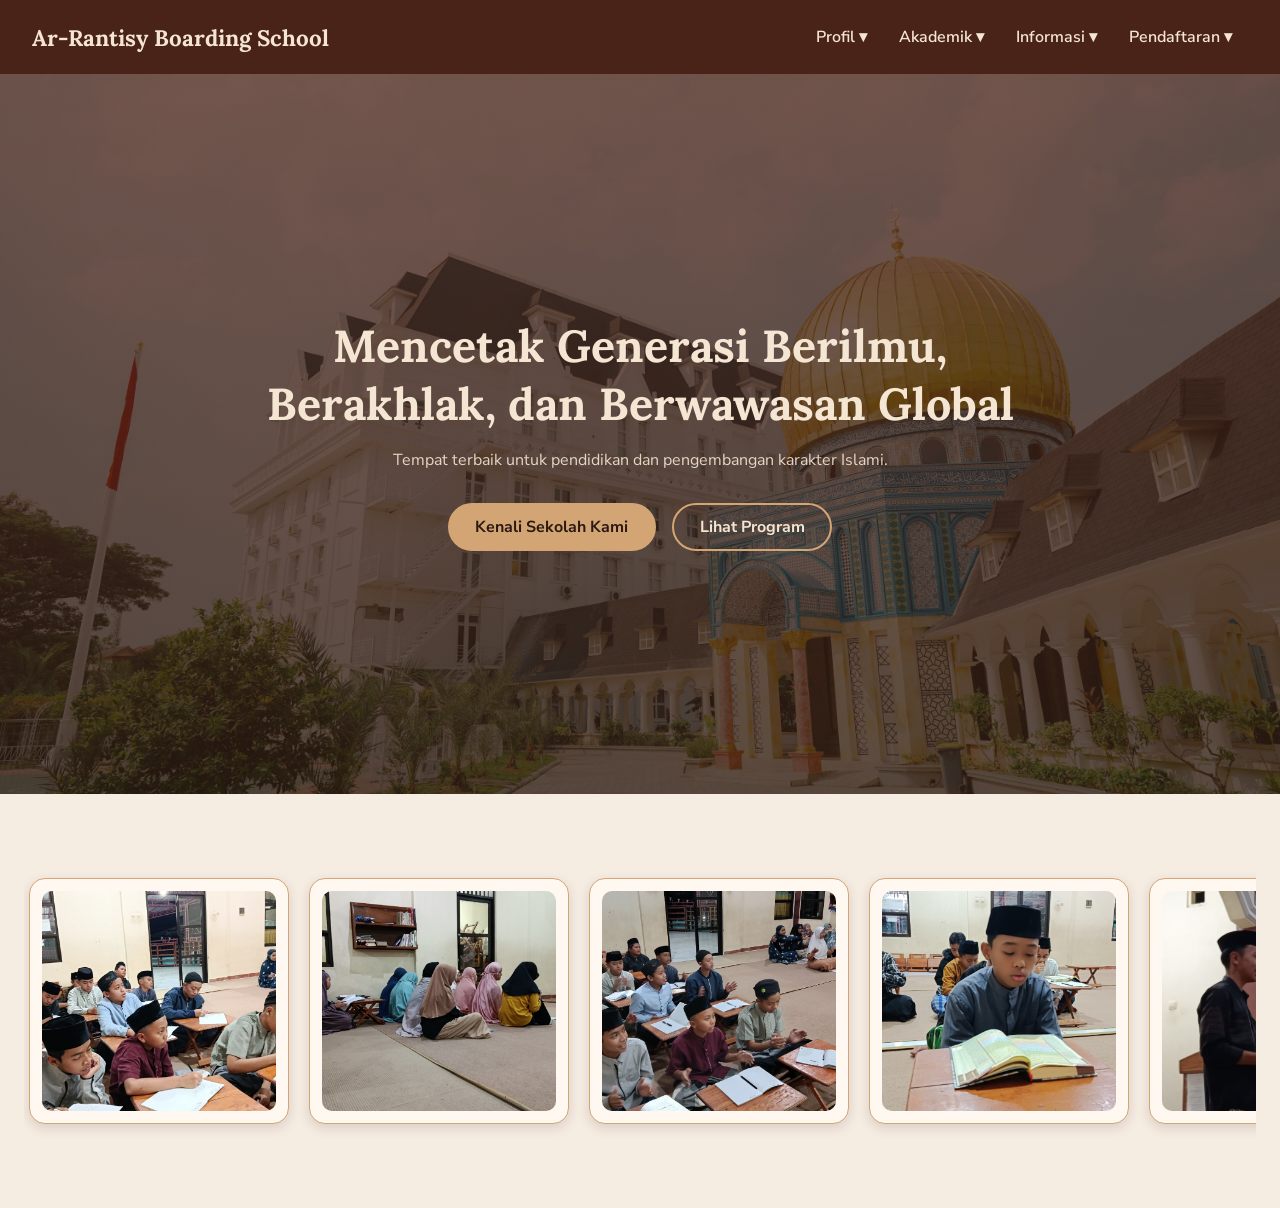
<file: index.html>
<!DOCTYPE html>
<html lang="en">
<head>
  <meta charset="UTF-8">
  <meta name="viewport" content="width=device-width, initial-scale=1">
  <title>Islamic Boarding School</title>
  <link rel="preconnect" href="https://fonts.googleapis.com">
  <link rel="preconnect" href="https://fonts.gstatic.com" crossorigin>
  <link href="https://fonts.googleapis.com/css2?family=Lora:wght@500;700&family=Nunito+Sans:wght@400;600;700&display=swap" rel="stylesheet">
  <link rel="stylesheet" href="style.css">
</head>
<body>

  <header class="header">
    <a href="index.html" class="logo">Ar-Rantisy Boarding School</a>
    <input type="checkbox" id="menu-toggle" aria-label="Buka menu">
    <label for="menu-toggle" class="burger">☰</label>

    <nav>
      <ul class="menu">

        <li class="dropdown">
          <a href="sejarah.html">Profil</a>
          <ul class="submenu">
            <li><a href="sejarah.html">Sejarah</a></li>
            <li><a href="visi-misi.html">Visi dan Misi</a></li>
          </ul>
        </li>

        <li class="dropdown">
          <a href="kurikulum.html">Akademik</a>
          <ul class="submenu">
            <li><a href="kurikulum.html">Kurikulum</a></li>
            <li><a href="program-unggulan.html">Program Unggulan</a></li>
            <li><a href="jenjang-pendidikan.html">Jenjang Pendidikan</a></li>
            <li><a href="fasilitas.html">Fasilitas</a></li>
          </ul>
        </li>

        <li class="dropdown">
          <a href="berita-kegiatan.html">Informasi</a>
          <ul class="submenu">
            <li><a href="berita-kegiatan.html">Berita Kegiatan</a></li>
            <li><a href="galeri-foto.html">Galeri Foto</a></li>
          </ul>
        </li>

        <li class="dropdown">
          <a href="informasi_pendaftaran.html">Pendaftaran</a>
          <ul class="submenu">
            <li><a href="informasi_pendaftaran.html">Informasi Pendaftaran</a></li>
            <li><a href="form-pendaftaran.html">Form Pendaftaran</a></li>
            <li><a href="kontak.html">Kontak</a></li>
          </ul>
        </li>

      </ul>
    </nav>
  </header>

  <main>
    <section class="hero" id="beranda">
      <div class="wrap">
        <h1>Mencetak Generasi Berilmu, Berakhlak, dan Berwawasan Global</h1>
        <p>Tempat terbaik untuk pendidikan dan pengembangan karakter Islami.</p>
        <div class="btns">
          <a href="sejarah.html" class="btn gold">Kenali Sekolah Kami</a>
          <a href="program-unggulan.html" class="btn">Lihat Program</a>
        </div>
      </div>
    </section>

    <!-- GALERI FOTO -->
    <section class="galeri" id="galeri-foto">
      <div class="wrap">
        <div class="slider">

          <div class="foto-card">
            <img src="foto2.jpeg" alt="Foto 1">
          </div>

          <div class="foto-card">
            <img src="foto3.jpeg" alt="Foto 2">
          </div>

          <div class="foto-card">
            <img src="foto4.jpeg" alt="Foto 3">
          </div>

          <div class="foto-card">
            <img src="foto5.jpeg" alt="Foto 4">
          </div>

          <div class="foto-card">
            <img src="foto6.jpeg" alt="Foto 5">
          </div>

        </div>
      </div>
    </section>
  </main>

</body>
</html>
</file>
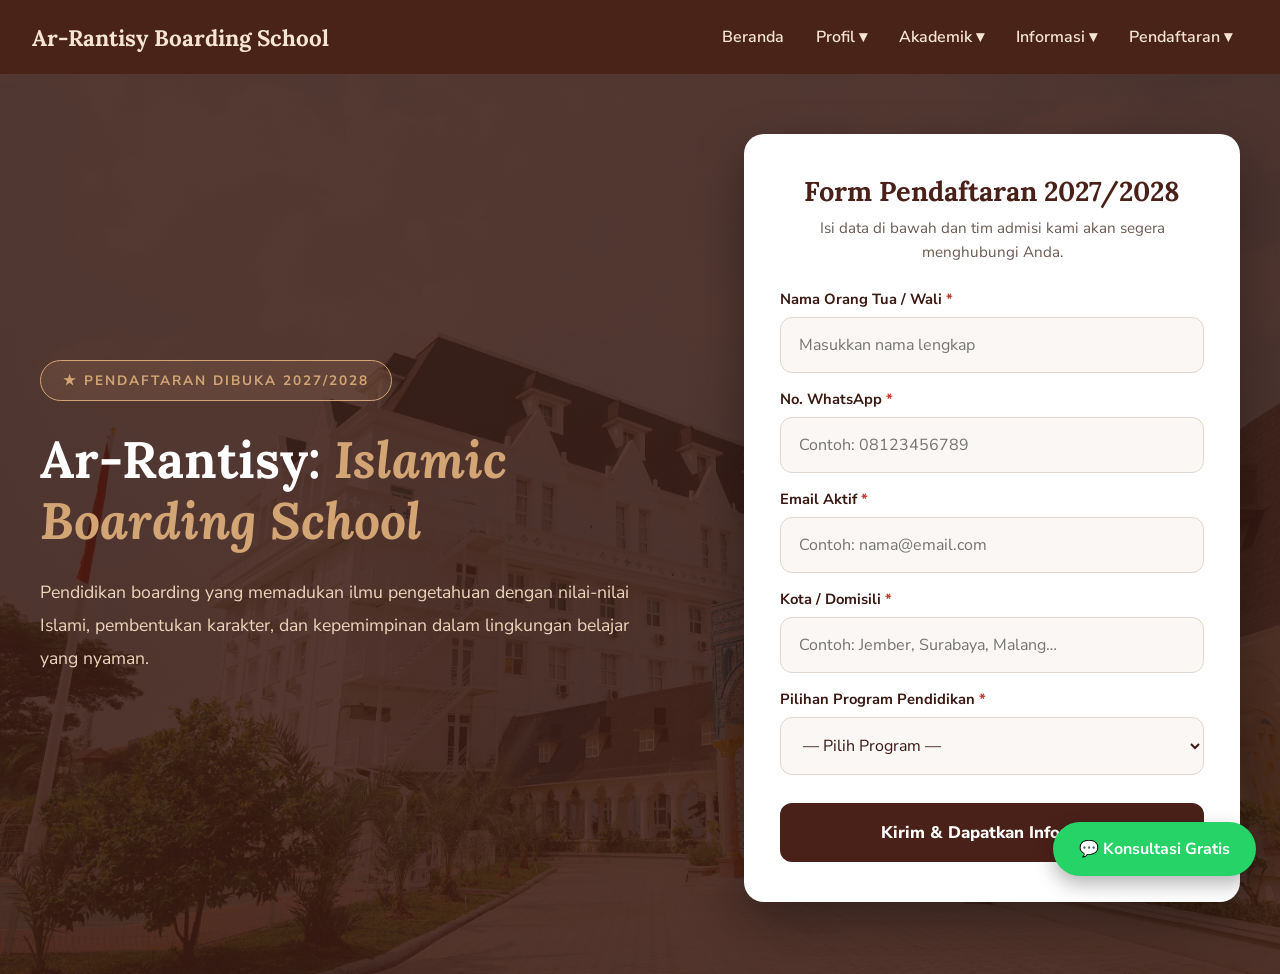
<file: form-pendaftaran.html>
<!DOCTYPE html>
<html lang="en">
<head>
  <meta charset="UTF-8">
  <meta name="viewport" content="width=device-width, initial-scale=1">
  <title>Islamic Boarding School</title>
  <link rel="preconnect" href="https://fonts.googleapis.com">
  <link rel="preconnect" href="https://fonts.gstatic.com" crossorigin>
  <link href="https://fonts.googleapis.com/css2?family=Lora:wght@500;700&family=Nunito+Sans:wght@400;600;700&display=swap" rel="stylesheet">
  <link rel="stylesheet" href="style.css">
</head>
<body>

  <header class="header">
    <a href="index.html" class="logo">Ar-Rantisy Boarding School</a>
    <input type="checkbox" id="menu-toggle" aria-label="Buka menu">
    <label for="menu-toggle" class="burger">☰</label>

    <nav>
      <ul class="menu">
        <li><a href="index.html">Beranda</a></li>

        <li class="dropdown">
          <a href="sejarah.html">Profil</a>
          <ul class="submenu">
            <li><a href="sejarah.html">Sejarah</a></li>
            <li><a href="visi-misi.html">Visi dan Misi</a></li>
          </ul>
        </li>

        <li class="dropdown">
          <a href="kurikulum.html">Akademik</a>
          <ul class="submenu">
            <li><a href="kurikulum.html">Kurikulum</a></li>
            <li><a href="program-unggulan.html">Program Unggulan</a></li>
            <li><a href="jenjang-pendidikan.html">Jenjang Pendidikan</a></li>
            <li><a href="fasilitas.html">Fasilitas</a></li>
          </ul>
        </li>

        <li class="dropdown">
          <a href="berita-kegiatan.html">Informasi</a>
          <ul class="submenu">
            <li><a href="berita-kegiatan.html">Berita Kegiatan</a></li>
            <li><a href="galeri-foto.html">Galeri Foto</a></li>
          </ul>
        </li>

        <li class="dropdown">
          <a href="informasi_pendaftaran.html">Pendaftaran</a>
          <ul class="submenu">
            <li><a href="informasi_pendaftaran.html">Informasi Pendaftaran</a></li>
            <li><a href="form-pendaftaran.html">Form Pendaftaran</a></li>
            <li><a href="kontak.html">Kontak</a></li>
          </ul>
        </li>

      </ul>
    </nav>
  </header>

 <main class="reg">
    <div class="reg-wrap">

      <!-- Kiri: teks perkenalan -->
      <div class="reg-info">
        <span class="reg-badge">★ Pendaftaran Dibuka 2027/2028</span>
        <h1>Ar-Rantisy: <em>Islamic Boarding School</em></h1>
        <p>
          Pendidikan boarding yang memadukan ilmu pengetahuan dengan nilai-nilai Islami,
          pembentukan karakter, dan kepemimpinan dalam lingkungan belajar yang nyaman.
        </p>
      </div>

      <!-- Kanan: form -->
      <div class="reg-card">
        <h2>Form Pendaftaran 2027/2028</h2>
        <p class="reg-sub">Isi data di bawah dan tim admisi kami akan segera menghubungi Anda.</p>

        <form id="formDaftar">
          <label for="nama">Nama Orang Tua / Wali <span>*</span></label>
          <input type="text" id="nama" placeholder="Masukkan nama lengkap" required>

          <label for="wa">No. WhatsApp <span>*</span></label>
          <input type="tel" id="wa" placeholder="Contoh: 08123456789" required>

          <label for="email">Email Aktif <span>*</span></label>
          <input type="email" id="email" placeholder="Contoh: nama@email.com" required>

          <label for="kota">Kota / Domisili <span>*</span></label>
          <input type="text" id="kota" placeholder="Contoh: Jember, Surabaya, Malang…" required>

          <label for="program">Pilihan Program Pendidikan <span>*</span></label>
          <select id="program" required>
            <option value="">— Pilih Program —</option>
            <option>SD</option>
            <option>SMP</option>
            <option>SMA</option>
          </select>

          <button type="submit" class="reg-submit">Kirim &amp; Dapatkan Informasi</button>
        </form>
      </div>

    </div>
  </main>

  <!-- Tombol WhatsApp melayang -->
  <a href="https://wa.me/6281234567890" target="_blank" class="wa-float">💬 Konsultasi Gratis</a>

  <script>
    // Saat form dikirim, data dibuka di WhatsApp admisi dengan pesan otomatis
    document.getElementById('formDaftar').addEventListener('submit', function (e) {
      e.preventDefault();
      var nama = document.getElementById('nama').value;
      var wa = document.getElementById('wa').value;
      var email = document.getElementById('email').value;
      var kota = document.getElementById('kota').value;
      var program = document.getElementById('program').value;

      var pesan = 'Assalamu’alaikum, saya ingin mendaftar di Ar-Rantisy Boarding School.%0A%0A' +
        'Nama Orang Tua/Wali: ' + encodeURIComponent(nama) + '%0A' +
        'No. WhatsApp: ' + encodeURIComponent(wa) + '%0A' +
        'Email: ' + encodeURIComponent(email) + '%0A' +
        'Kota/Domisili: ' + encodeURIComponent(kota) + '%0A' +
        'Program: ' + encodeURIComponent(program);

      window.open('https://wa.me/6281234567890?text=' + pesan, '_blank');
    });
  </script>
</body>
</html>
</file>
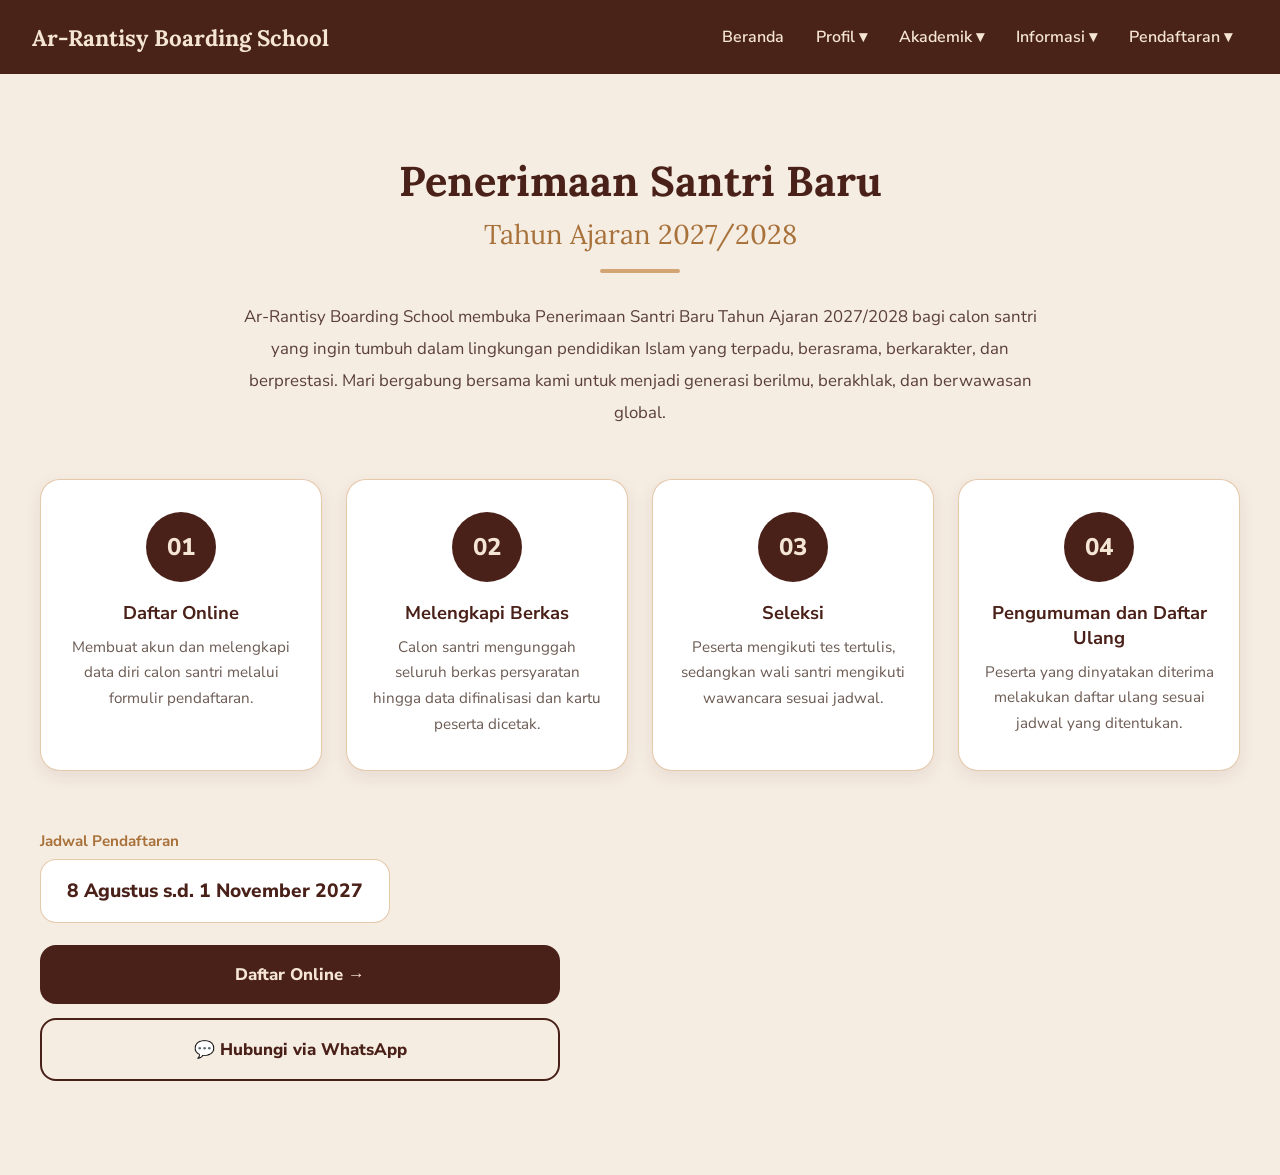
<file: informasi_pendaftaran.html>
<!DOCTYPE html>
<html lang="en">
<head>
  <meta charset="UTF-8">
  <meta name="viewport" content="width=device-width, initial-scale=1">
  <title>Islamic Boarding School</title>
  <link rel="preconnect" href="https://fonts.googleapis.com">
  <link rel="preconnect" href="https://fonts.gstatic.com" crossorigin>
  <link href="https://fonts.googleapis.com/css2?family=Lora:wght@500;700&family=Nunito+Sans:wght@400;600;700&display=swap" rel="stylesheet">
  <link rel="stylesheet" href="style.css">
</head>
<body>

  <header class="header">
    <a href="index.html" class="logo">Ar-Rantisy Boarding School</a>
    <input type="checkbox" id="menu-toggle" aria-label="Buka menu">
    <label for="menu-toggle" class="burger">☰</label>

    <nav>
      <ul class="menu">
        <li><a href="index.html">Beranda</a></li>

        <li class="dropdown">
          <a href="sejarah.html">Profil</a>
          <ul class="submenu">
            <li><a href="sejarah.html">Sejarah</a></li>
            <li><a href="visi-misi.html">Visi dan Misi</a></li>
          </ul>
        </li>

        <li class="dropdown">
          <a href="kurikulum.html">Akademik</a>
          <ul class="submenu">
            <li><a href="kurikulum.html">Kurikulum</a></li>
            <li><a href="program-unggulan.html">Program Unggulan</a></li>
            <li><a href="jenjang-pendidikan.html">Jenjang Pendidikan</a></li>
            <li><a href="fasilitas.html">Fasilitas</a></li>
          </ul>
        </li>

        <li class="dropdown">
          <a href="berita-kegiatan.html">Informasi</a>
          <ul class="submenu">
            <li><a href="berita-kegiatan.html">Berita Kegiatan</a></li>
            <li><a href="galeri-foto.html">Galeri Foto</a></li>
          </ul>
        </li>

        <li class="dropdown">
          <a href="informasi_pendaftaran.html">Pendaftaran</a>
          <ul class="submenu">
            <li><a href="informasi_pendaftaran.html">Informasi Pendaftaran</a></li>
            <li><a href="form-pendaftaran.html">Form Pendaftaran</a></li>
            <li><a href="kontak.html">Kontak</a></li>
          </ul>
        </li>

      </ul>
    </nav>
  </header>

<section id="pendaftaran" class="psb">
  <div class="psb-container">
    <h2 class="psb-title">Penerimaan Santri Baru</h2>
    <p class="psb-year">Tahun Ajaran 2027/2028</p>
    <span class="psb-line"></span>

    <p class="psb-desc">
      Ar-Rantisy Boarding School membuka Penerimaan Santri Baru Tahun Ajaran 2027/2028
      bagi calon santri yang ingin tumbuh dalam lingkungan pendidikan Islam yang terpadu,
      berasrama, berkarakter, dan berprestasi. Mari bergabung bersama kami untuk menjadi
      generasi berilmu, berakhlak, dan berwawasan global.
    </p>

    <div class="psb-steps">
      <div class="psb-card">
        <div class="psb-num">01</div>
        <h3>Daftar Online</h3>
        <p>Membuat akun dan melengkapi data diri calon santri melalui formulir pendaftaran.</p>
      </div>
      <div class="psb-card">
        <div class="psb-num">02</div>
        <h3>Melengkapi Berkas</h3>
        <p>Calon santri mengunggah seluruh berkas persyaratan hingga data difinalisasi dan kartu peserta dicetak.</p>
      </div>
      <div class="psb-card">
        <div class="psb-num">03</div>
        <h3>Seleksi</h3>
        <p>Peserta mengikuti tes tertulis, sedangkan wali santri mengikuti wawancara sesuai jadwal.</p>
      </div>
      <div class="psb-card">
        <div class="psb-num">04</div>
        <h3>Pengumuman dan Daftar Ulang</h3>
        <p>Peserta yang dinyatakan diterima melakukan daftar ulang sesuai jadwal yang ditentukan.</p>
      </div>
    </div>

    <div class="psb-action">
      <p class="psb-label">Jadwal Pendaftaran</p>
      <div class="psb-date">8 Agustus s.d. 1 November 2027</div>
      <a href="form-pendaftaran.html" class="psb-btn psb-btn-main">Daftar Online &rarr;</a>
      <a href="https://wa.me/6281234567890" target="_blank" class="psb-btn psb-btn-wa">💬 Hubungi via WhatsApp</a>
    </div>
  </div>
</section>
</body>
</html>
</file>
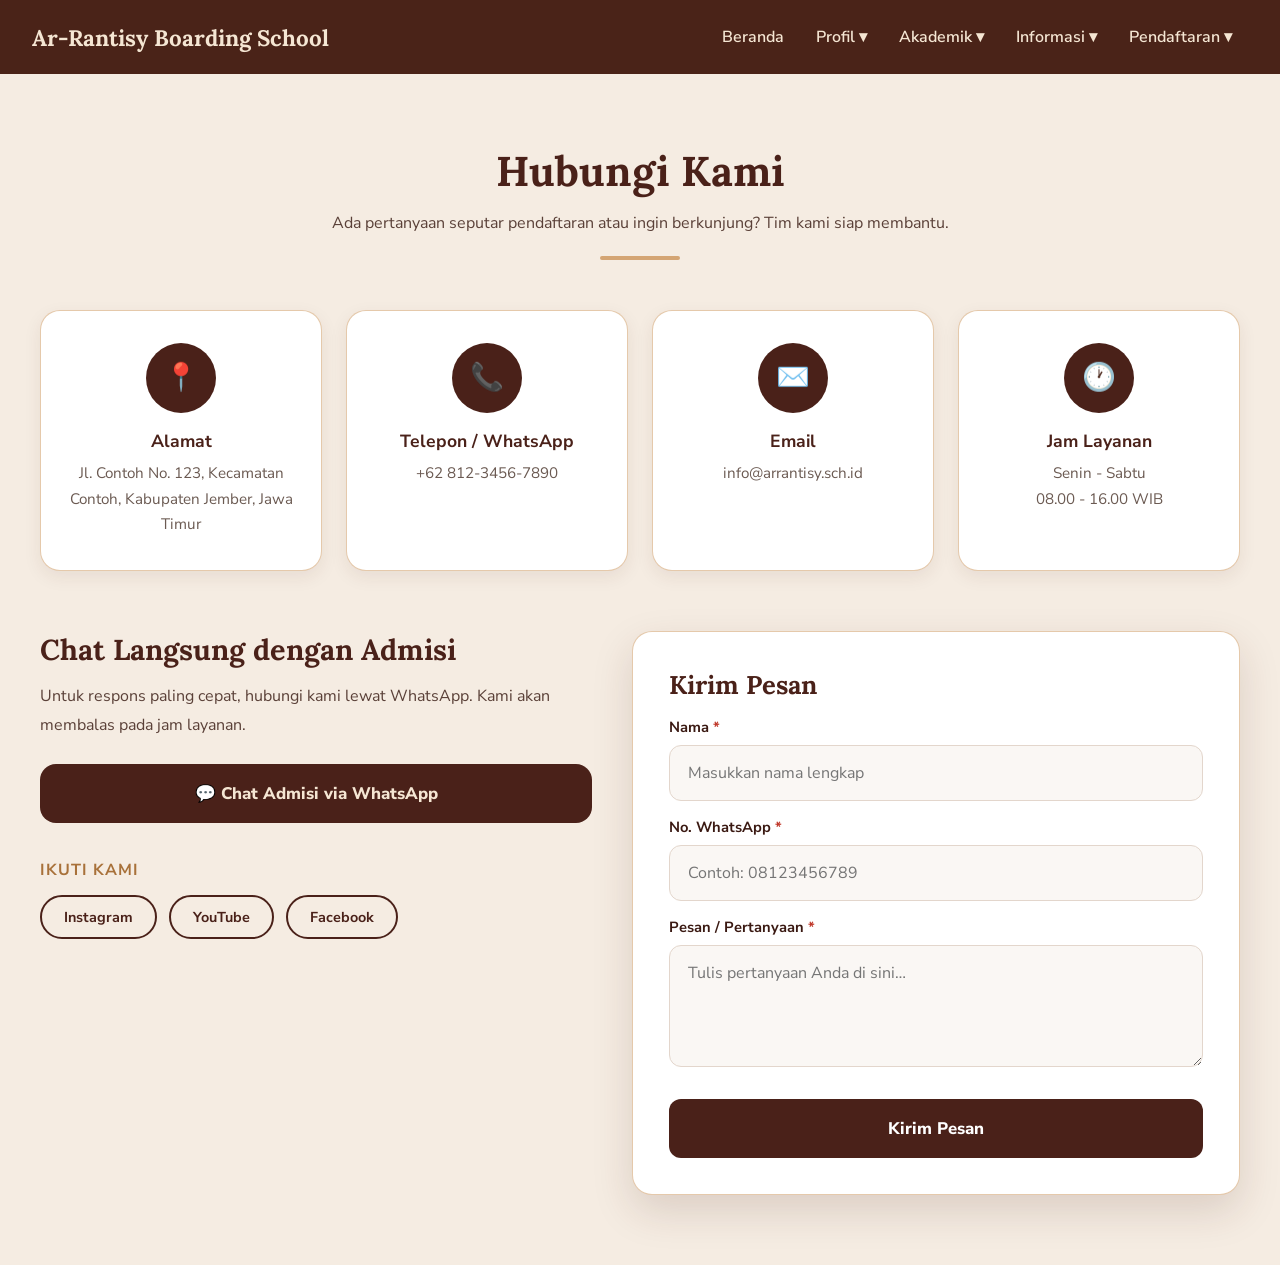
<file: kontak.html>
<!DOCTYPE html>
<html lang="en">
<head>
  <meta charset="UTF-8">
  <meta name="viewport" content="width=device-width, initial-scale=1">
  <title>Islamic Boarding School</title>
  <link rel="preconnect" href="https://fonts.googleapis.com">
  <link rel="preconnect" href="https://fonts.gstatic.com" crossorigin>
  <link href="https://fonts.googleapis.com/css2?family=Lora:wght@500;700&family=Nunito+Sans:wght@400;600;700&display=swap" rel="stylesheet">
  <link rel="stylesheet" href="style.css">
</head>
<body>

  <header class="header">
    <a href="index.html" class="logo">Ar-Rantisy Boarding School</a>
    <input type="checkbox" id="menu-toggle" aria-label="Buka menu">
    <label for="menu-toggle" class="burger">☰</label>

    <nav>
      <ul class="menu">
        <li><a href="index.html">Beranda</a></li>

        <li class="dropdown">
          <a href="sejarah.html">Profil</a>
          <ul class="submenu">
            <li><a href="sejarah.html">Sejarah</a></li>
            <li><a href="visi-misi.html">Visi dan Misi</a></li>
          </ul>
        </li>

        <li class="dropdown">
          <a href="kurikulum.html">Akademik</a>
          <ul class="submenu">
            <li><a href="kurikulum.html">Kurikulum</a></li>
            <li><a href="program-unggulan.html">Program Unggulan</a></li>
            <li><a href="jenjang-pendidikan.html">Jenjang Pendidikan</a></li>
            <li><a href="fasilitas.html">Fasilitas</a></li>
          </ul>
        </li>

        <li class="dropdown">
          <a href="berita-kegiatan.html">Informasi</a>
          <ul class="submenu">
            <li><a href="berita-kegiatan.html">Berita Kegiatan</a></li>
            <li><a href="galeri-foto.html">Galeri Foto</a></li>
          </ul>
        </li>

        <li class="dropdown">
          <a href="informasi_pendaftaran.html">Pendaftaran</a>
          <ul class="submenu">
            <li><a href="informasi_pendaftaran.html">Informasi Pendaftaran</a></li>
            <li><a href="form_pendaftaran.html">Form Pendaftaran</a></li>
            <li><a href="kontak.html">Kontak</a></li>
          </ul>
        </li>

      </ul>
    </nav>
  </header>

 <main class="kontak">
    <div class="kontak-container">

      <h1 class="kontak-title">Hubungi Kami</h1>
      <p class="kontak-sub">Ada pertanyaan seputar pendaftaran atau ingin berkunjung? Tim kami siap membantu.</p>
      <span class="kontak-line"></span>

      <!-- Kartu info -->
      <div class="kontak-cards">
        <div class="kontak-card">
          <div class="kontak-icon">📍</div>
          <h3>Alamat</h3>
          <p>Jl. Contoh No. 123, Kecamatan Contoh, Kabupaten Jember, Jawa Timur</p>
        </div>
        <div class="kontak-card">
          <div class="kontak-icon">📞</div>
          <h3>Telepon / WhatsApp</h3>
          <p>+62 812-3456-7890</p>
        </div>
        <div class="kontak-card">
          <div class="kontak-icon">✉️</div>
          <h3>Email</h3>
          <p>info@arrantisy.sch.id</p>
        </div>
        <div class="kontak-card">
          <div class="kontak-icon">🕐</div>
          <h3>Jam Layanan</h3>
          <p>Senin - Sabtu<br>08.00 - 16.00 WIB</p>
        </div>
      </div>

      <!-- Form + info samping -->
      <div class="kontak-body">

        <div class="kontak-side">
          <h2>Chat Langsung dengan Admisi</h2>
          <p>Untuk respons paling cepat, hubungi kami lewat WhatsApp. Kami akan membalas pada jam layanan.</p>
          <a href="https://wa.me/6281234567890" target="_blank" class="kontak-wa">💬 Chat Admisi via WhatsApp</a>

          <h3>Ikuti Kami</h3>
          <div class="kontak-social">
            <a href="#" target="_blank">Instagram</a>
            <a href="#" target="_blank">YouTube</a>
            <a href="#" target="_blank">Facebook</a>
          </div>
        </div>

        <div class="kontak-form">
          <h2>Kirim Pesan</h2>
          <form id="formKontak">
            <label for="k-nama">Nama <span>*</span></label>
            <input type="text" id="k-nama" placeholder="Masukkan nama lengkap" required>

            <label for="k-wa">No. WhatsApp <span>*</span></label>
            <input type="tel" id="k-wa" placeholder="Contoh: 08123456789" required>

            <label for="k-pesan">Pesan / Pertanyaan <span>*</span></label>
            <textarea id="k-pesan" rows="4" placeholder="Tulis pertanyaan Anda di sini…" required></textarea>

            <button type="submit" class="kontak-submit">Kirim Pesan</button>
          </form>
        </div>

      </div>
    </div>
  </main>

  <script>
    // Pesan dikirim lewat WhatsApp admisi
    document.getElementById('formKontak').addEventListener('submit', function (e) {
      e.preventDefault();
      var pesan = 'Assalamu’alaikum, saya ingin bertanya.%0A%0A' +
        'Nama: ' + encodeURIComponent(document.getElementById('k-nama').value) + '%0A' +
        'No. WhatsApp: ' + encodeURIComponent(document.getElementById('k-wa').value) + '%0A' +
        'Pertanyaan: ' + encodeURIComponent(document.getElementById('k-pesan').value);
      window.open('https://wa.me/6281234567890?text=' + pesan, '_blank');
    });
  </script>
</body>
</html>
</file>
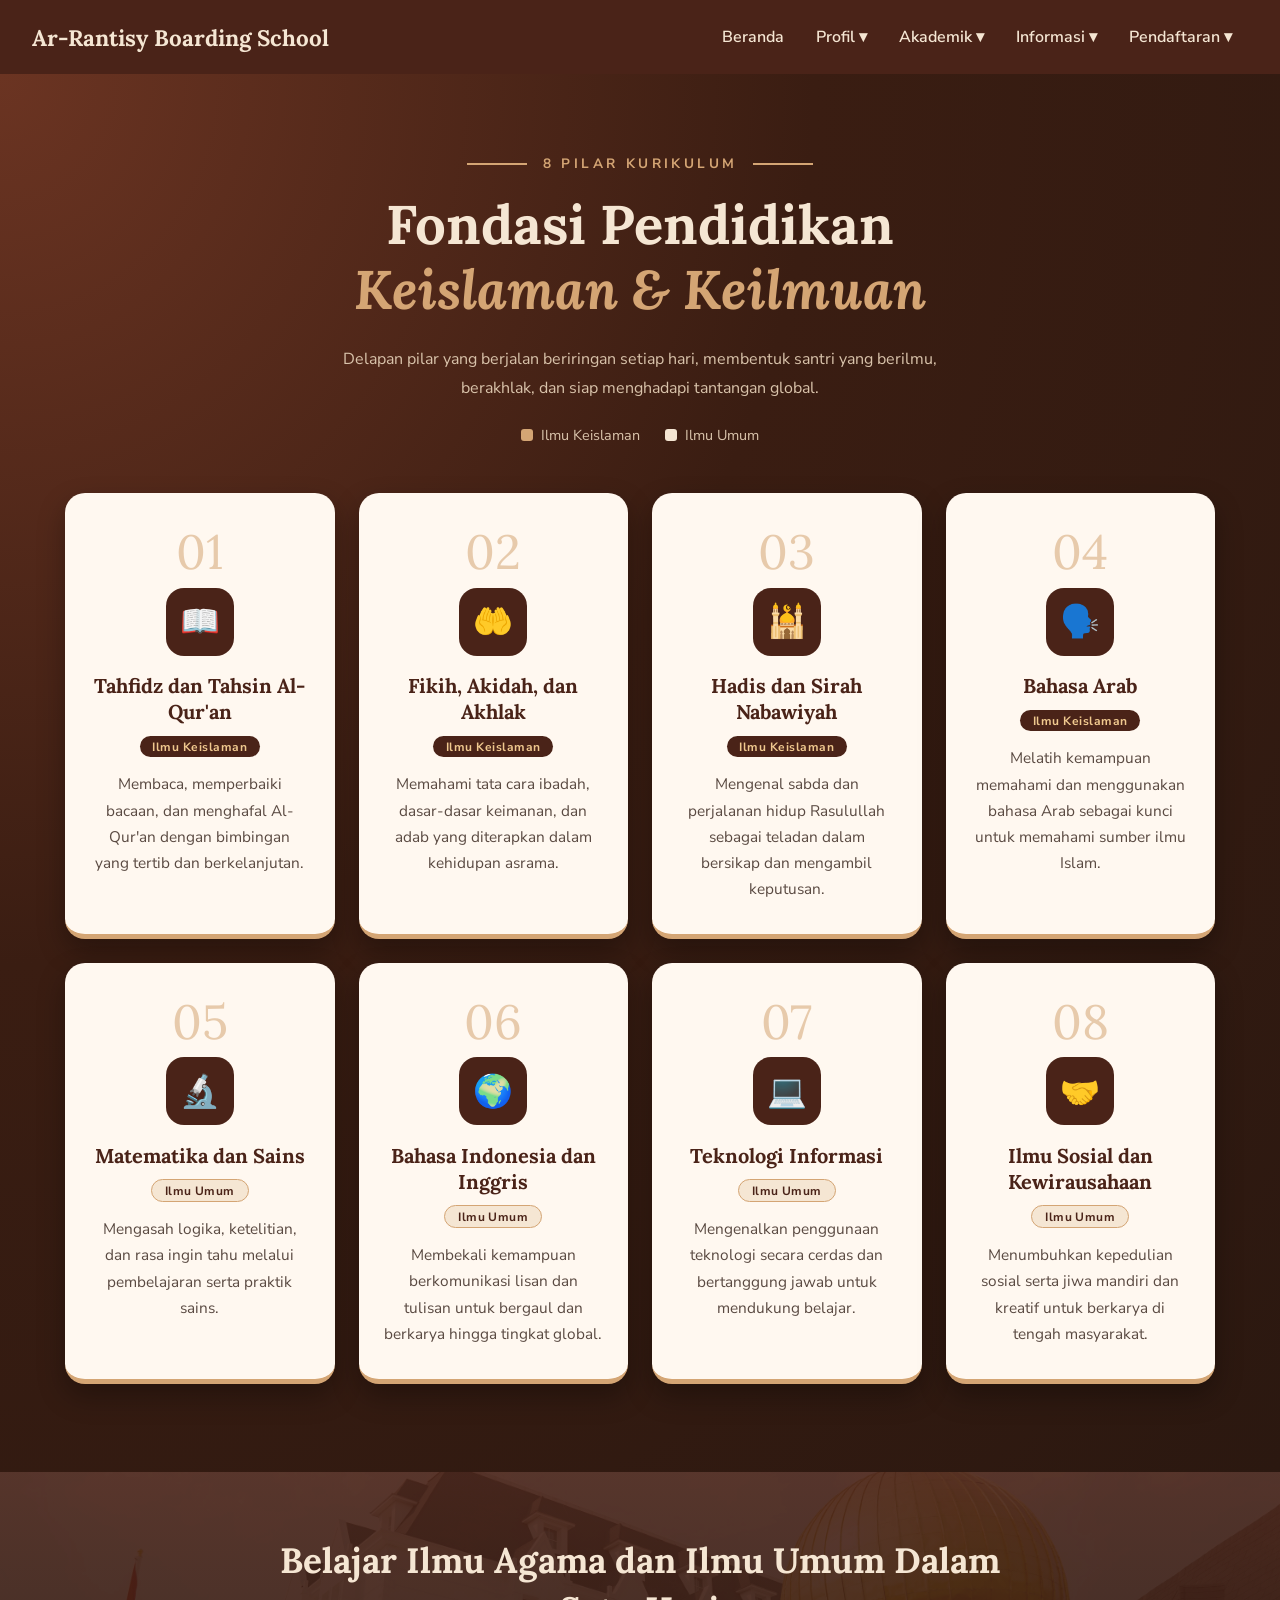
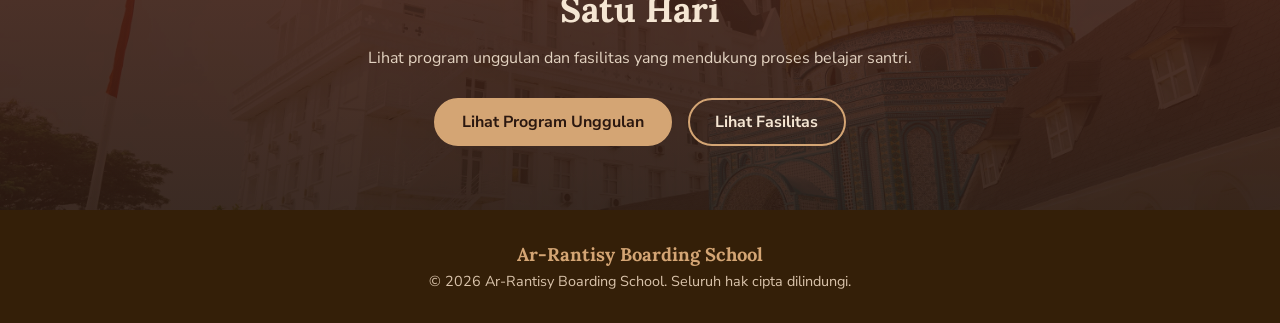
<file: kurikulum.html>
<!DOCTYPE html>
<html lang="en">
<head>
  <meta charset="UTF-8">
  <meta name="viewport" content="width=device-width, initial-scale=1">
  <title>Kurikulum - Ar-Rantisy Boarding School</title>
  <link rel="preconnect" href="https://fonts.googleapis.com">
  <link rel="preconnect" href="https://fonts.gstatic.com" crossorigin>
  <link href="https://fonts.googleapis.com/css2?family=Lora:wght@500;700&family=Nunito+Sans:wght@400;600;700&display=swap" rel="stylesheet">
  <link rel="stylesheet" href="style.css">
</head>
<body>

  <header class="header">
    <a href="index.html" class="logo">Ar-Rantisy Boarding School</a>
    <input type="checkbox" id="menu-toggle" aria-label="Buka menu">
    <label for="menu-toggle" class="burger">☰</label>

    <nav>
      <ul class="menu">

        <li><a href="index.html">Beranda</a></li>

        <li class="dropdown">
          <a href="sejarah.html">Profil</a>
          <ul class="submenu">
            <li><a href="sejarah.html">Sejarah</a></li>
            <li><a href="visi-misi.html">Visi dan Misi</a></li>
          </ul>
        </li>

        <li class="dropdown">
          <a href="kurikulum.html">Akademik</a>
          <ul class="submenu">
            <li><a href="kurikulum.html">Kurikulum</a></li>
            <li><a href="program-unggulan.html">Program Unggulan</a></li>
            <li><a href="jenjang-pendidikan.html">Jenjang Pendidikan</a></li>
            <li><a href="fasilitas.html">Fasilitas</a></li>
          </ul>
        </li>

        <li class="dropdown">
          <a href="berita-kegiatan.html">Informasi</a>
          <ul class="submenu">
            <li><a href="berita-kegiatan.html">Berita Kegiatan</a></li>
            <li><a href="galeri-foto.html">Galeri Foto</a></li>
          </ul>
        </li>

        <li class="dropdown">
          <a href="informasi_pendaftaran.html">Pendaftaran</a>
          <ul class="submenu">
            <li><a href="informasi_pendaftaran.html">Informasi Pendaftaran</a></li>
            <li><a href="form-pendaftaran.html">Form Pendaftaran</a></li>
            <li><a href="kontak.html">Kontak</a></li>
          </ul>
        </li>

      </ul>
    </nav>
  </header>

  <main>

    <section class="kr-pilar">
      <div class="wrap">

        <p class="kr-eyebrow">8 Pilar Kurikulum</p>
        <h1 class="kr-judul">Fondasi Pendidikan <em>Keislaman &amp; Keilmuan</em></h1>
        <p class="kr-lead">Delapan pilar yang berjalan beriringan setiap hari, membentuk santri yang berilmu, berakhlak, dan siap menghadapi tantangan global.</p>

        <div class="kr-legend">
          <span class="islam">Ilmu Keislaman</span>
          <span class="umum">Ilmu Umum</span>
        </div>

        <div class="kr-grid">

          <div class="kr-card">
            <span class="kr-no">01</span>
            <div class="kr-ikon">📖</div>
            <h3>Tahfidz dan Tahsin Al-Qur'an</h3>
            <span class="kr-tag islam">Ilmu Keislaman</span>
            <p>Membaca, memperbaiki bacaan, dan menghafal Al-Qur'an dengan bimbingan yang tertib dan berkelanjutan.</p>
          </div>

          <div class="kr-card">
            <span class="kr-no">02</span>
            <div class="kr-ikon">🤲</div>
            <h3>Fikih, Akidah, dan Akhlak</h3>
            <span class="kr-tag islam">Ilmu Keislaman</span>
            <p>Memahami tata cara ibadah, dasar-dasar keimanan, dan adab yang diterapkan dalam kehidupan asrama.</p>
          </div>

          <div class="kr-card">
            <span class="kr-no">03</span>
            <div class="kr-ikon">🕌</div>
            <h3>Hadis dan Sirah Nabawiyah</h3>
            <span class="kr-tag islam">Ilmu Keislaman</span>
            <p>Mengenal sabda dan perjalanan hidup Rasulullah sebagai teladan dalam bersikap dan mengambil keputusan.</p>
          </div>

          <div class="kr-card">
            <span class="kr-no">04</span>
            <div class="kr-ikon">🗣️</div>
            <h3>Bahasa Arab</h3>
            <span class="kr-tag islam">Ilmu Keislaman</span>
            <p>Melatih kemampuan memahami dan menggunakan bahasa Arab sebagai kunci untuk memahami sumber ilmu Islam.</p>
          </div>

          <div class="kr-card">
            <span class="kr-no">05</span>
            <div class="kr-ikon">🔬</div>
            <h3>Matematika dan Sains</h3>
            <span class="kr-tag umum">Ilmu Umum</span>
            <p>Mengasah logika, ketelitian, dan rasa ingin tahu melalui pembelajaran serta praktik sains.</p>
          </div>

          <div class="kr-card">
            <span class="kr-no">06</span>
            <div class="kr-ikon">🌍</div>
            <h3>Bahasa Indonesia dan Inggris</h3>
            <span class="kr-tag umum">Ilmu Umum</span>
            <p>Membekali kemampuan berkomunikasi lisan dan tulisan untuk bergaul dan berkarya hingga tingkat global.</p>
          </div>

          <div class="kr-card">
            <span class="kr-no">07</span>
            <div class="kr-ikon">💻</div>
            <h3>Teknologi Informasi</h3>
            <span class="kr-tag umum">Ilmu Umum</span>
            <p>Mengenalkan penggunaan teknologi secara cerdas dan bertanggung jawab untuk mendukung belajar.</p>
          </div>

          <div class="kr-card">
            <span class="kr-no">08</span>
            <div class="kr-ikon">🤝</div>
            <h3>Ilmu Sosial dan Kewirausahaan</h3>
            <span class="kr-tag umum">Ilmu Umum</span>
            <p>Menumbuhkan kepedulian sosial serta jiwa mandiri dan kreatif untuk berkarya di tengah masyarakat.</p>
          </div>

        </div>
      </div>
    </section>

    <section class="vm-penutup">
      <div class="wrap">
        <h2>Belajar Ilmu Agama dan Ilmu Umum Dalam Satu Hari</h2>
        <p>Lihat program unggulan dan fasilitas yang mendukung proses belajar santri.</p>
        <div class="btns">
          <a href="program-unggulan.html" class="btn gold">Lihat Program Unggulan</a>
          <a href="fasilitas.html" class="btn">Lihat Fasilitas</a>
        </div>
      </div>
    </section>

  </main>

  <footer class="footer">
    <strong>Ar-Rantisy Boarding School</strong>
    <span>&copy; 2026 Ar-Rantisy Boarding School. Seluruh hak cipta dilindungi.</span>
  </footer>

</body>
</html>
</file>
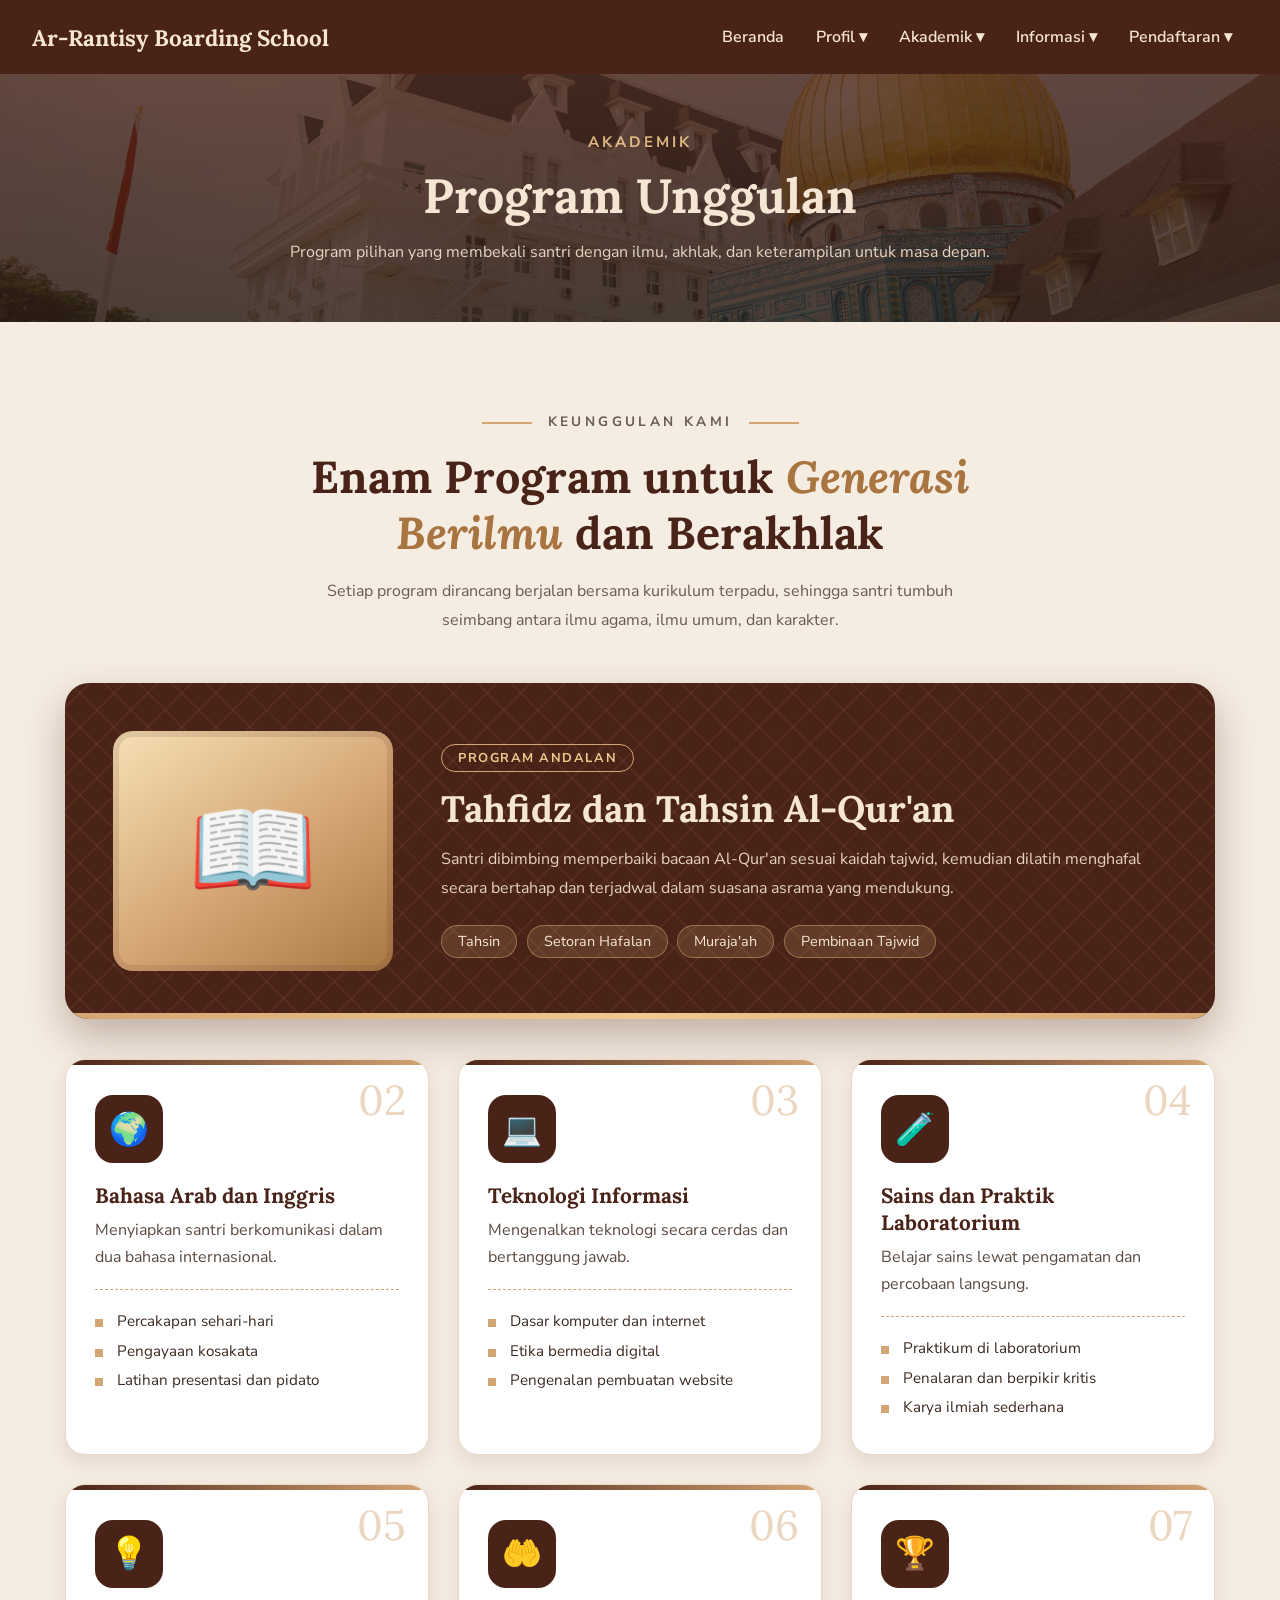
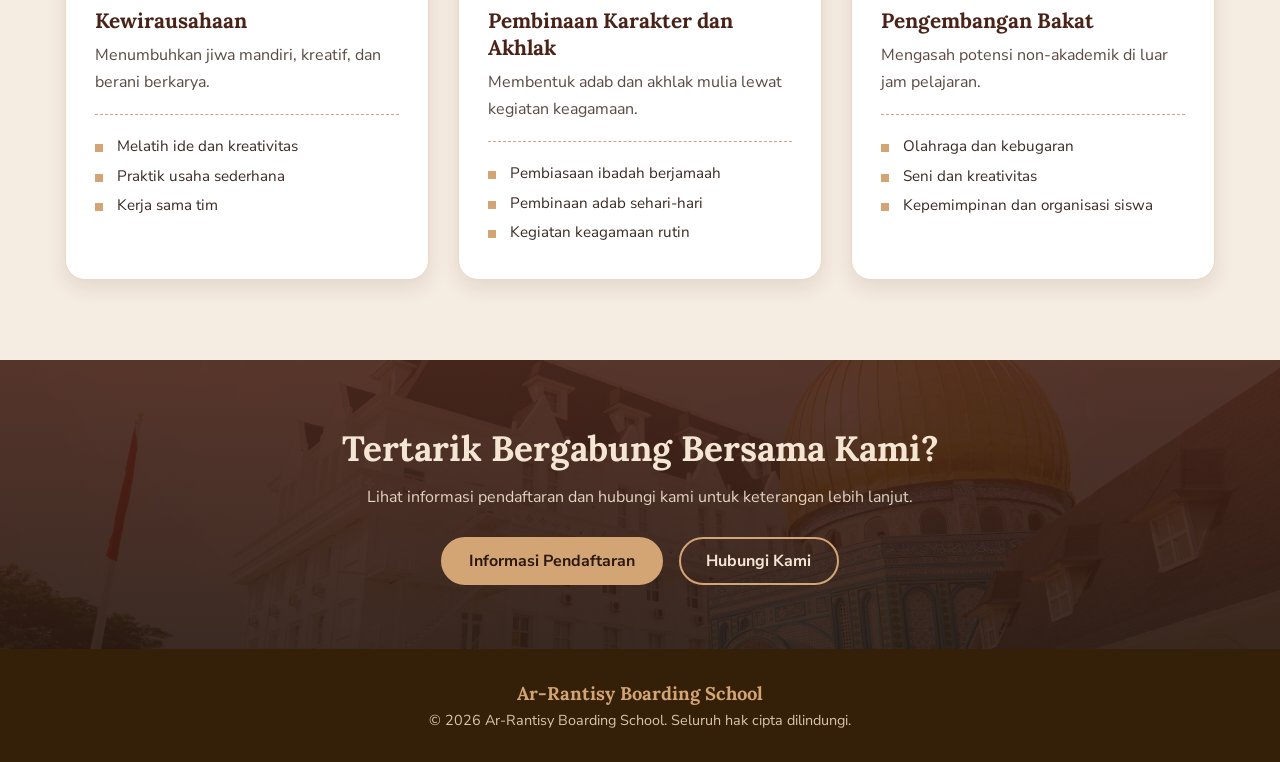
<file: program-unggulan.html>
<!DOCTYPE html>
<html lang="en">
<head>
  <meta charset="UTF-8">
  <meta name="viewport" content="width=device-width, initial-scale=1">
  <title>Program Unggulan - Ar-Rantisy Boarding School</title>
  <link rel="preconnect" href="https://fonts.googleapis.com">
  <link rel="preconnect" href="https://fonts.gstatic.com" crossorigin>
  <link href="https://fonts.googleapis.com/css2?family=Lora:wght@500;700&family=Nunito+Sans:wght@400;600;700&display=swap" rel="stylesheet">
  <link rel="stylesheet" href="style.css">
</head>
<body>

  <header class="header">
    <a href="index.html" class="logo">Ar-Rantisy Boarding School</a>
    <input type="checkbox" id="menu-toggle" aria-label="Buka menu">
    <label for="menu-toggle" class="burger">☰</label>

    <nav>
      <ul class="menu">

        <li><a href="index.html">Beranda</a></li>

        <li class="dropdown">
          <a href="sejarah.html">Profil</a>
          <ul class="submenu">
            <li><a href="sejarah.html">Sejarah</a></li>
            <li><a href="visi-misi.html">Visi dan Misi</a></li>
          </ul>
        </li>

        <li class="dropdown">
          <a href="kurikulum.html">Akademik</a>
          <ul class="submenu">
            <li><a href="kurikulum.html">Kurikulum</a></li>
            <li><a href="program-unggulan.html">Program Unggulan</a></li>
            <li><a href="jenjang-pendidikan.html">Jenjang Pendidikan</a></li>
            <li><a href="fasilitas.html">Fasilitas</a></li>
          </ul>
        </li>

        <li class="dropdown">
          <a href="berita-kegiatan.html">Informasi</a>
          <ul class="submenu">
            <li><a href="berita-kegiatan.html">Berita Kegiatan</a></li>
            <li><a href="galeri-foto.html">Galeri Foto</a></li>
          </ul>
        </li>

        <li class="dropdown">
          <a href="informasi_pendaftaran.html">Pendaftaran</a>
          <ul class="submenu">
            <li><a href="informasi_pendaftaran.html">Informasi Pendaftaran</a></li>
            <li><a href="form-pendaftaran.html">Form Pendaftaran</a></li>
            <li><a href="kontak.html">Kontak</a></li>
          </ul>
        </li>

      </ul>
    </nav>
  </header>

  <main>

    <section class="page-hero">
      <div class="wrap">
        <p class="kicker">Akademik</p>
        <h1>Program Unggulan</h1>
        <p>Program pilihan yang membekali santri dengan ilmu, akhlak, dan keterampilan untuk masa depan.</p>
      </div>
    </section>

    <section class="pu-section">
      <div class="wrap">

        <div class="pu-head">
          <p class="pu-eyebrow">Keunggulan Kami</p>
          <h2>Enam Program untuk <em>Generasi Berilmu</em> dan Berakhlak</h2>
          <p>Setiap program dirancang berjalan bersama kurikulum terpadu, sehingga santri tumbuh seimbang antara ilmu agama, ilmu umum, dan karakter.</p>
        </div>

        <!-- program andalan -->
        <div class="pu-featured">
          <div class="pu-feat-ikon">📖</div>
          <div>
            <span class="pu-badge">Program Andalan</span>
            <h3>Tahfidz dan Tahsin Al-Qur'an</h3>
            <p>Santri dibimbing memperbaiki bacaan Al-Qur'an sesuai kaidah tajwid, kemudian dilatih menghafal secara bertahap dan terjadwal dalam suasana asrama yang mendukung.</p>
            <div class="pu-chips">
              <span>Tahsin</span>
              <span>Setoran Hafalan</span>
              <span>Muraja'ah</span>
              <span>Pembinaan Tajwid</span>
            </div>
          </div>
        </div>

        <!-- kartu program -->
        <div class="pu-grid">

          <div class="pu-card">
            <span class="pu-no">02</span>
            <div class="pu-ikon">🌍</div>
            <h3>Bahasa Arab dan Inggris</h3>
            <p>Menyiapkan santri berkomunikasi dalam dua bahasa internasional.</p>
            <ul class="pu-list">
              <li>Percakapan sehari-hari</li>
              <li>Pengayaan kosakata</li>
              <li>Latihan presentasi dan pidato</li>
            </ul>
          </div>

          <div class="pu-card">
            <span class="pu-no">03</span>
            <div class="pu-ikon">💻</div>
            <h3>Teknologi Informasi</h3>
            <p>Mengenalkan teknologi secara cerdas dan bertanggung jawab.</p>
            <ul class="pu-list">
              <li>Dasar komputer dan internet</li>
              <li>Etika bermedia digital</li>
              <li>Pengenalan pembuatan website</li>
            </ul>
          </div>

          <div class="pu-card">
            <span class="pu-no">04</span>
            <div class="pu-ikon">🧪</div>
            <h3>Sains dan Praktik Laboratorium</h3>
            <p>Belajar sains lewat pengamatan dan percobaan langsung.</p>
            <ul class="pu-list">
              <li>Praktikum di laboratorium</li>
              <li>Penalaran dan berpikir kritis</li>
              <li>Karya ilmiah sederhana</li>
            </ul>
          </div>

          <div class="pu-card">
            <span class="pu-no">05</span>
            <div class="pu-ikon">💡</div>
            <h3>Kewirausahaan</h3>
            <p>Menumbuhkan jiwa mandiri, kreatif, dan berani berkarya.</p>
            <ul class="pu-list">
              <li>Melatih ide dan kreativitas</li>
              <li>Praktik usaha sederhana</li>
              <li>Kerja sama tim</li>
            </ul>
          </div>

          <div class="pu-card">
            <span class="pu-no">06</span>
            <div class="pu-ikon">🤲</div>
            <h3>Pembinaan Karakter dan Akhlak</h3>
            <p>Membentuk adab dan akhlak mulia lewat kegiatan keagamaan.</p>
            <ul class="pu-list">
              <li>Pembiasaan ibadah berjamaah</li>
              <li>Pembinaan adab sehari-hari</li>
              <li>Kegiatan keagamaan rutin</li>
            </ul>
          </div>

          <div class="pu-card">
            <span class="pu-no">07</span>
            <div class="pu-ikon">🏆</div>
            <h3>Pengembangan Bakat</h3>
            <p>Mengasah potensi non-akademik di luar jam pelajaran.</p>
            <ul class="pu-list">
              <li>Olahraga dan kebugaran</li>
              <li>Seni dan kreativitas</li>
              <li>Kepemimpinan dan organisasi siswa</li>
            </ul>
          </div>

        </div>
      </div>
    </section>

    <section class="vm-penutup">
      <div class="wrap">
        <h2>Tertarik Bergabung Bersama Kami?</h2>
        <p>Lihat informasi pendaftaran dan hubungi kami untuk keterangan lebih lanjut.</p>
        <div class="btns">
          <a href="informasi-pendaftaran.html" class="btn gold">Informasi Pendaftaran</a>
          <a href="kontak.html" class="btn">Hubungi Kami</a>
        </div>
      </div>
    </section>

  </main>

  <footer class="footer">
    <strong>Ar-Rantisy Boarding School</strong>
    <span>&copy; 2026 Ar-Rantisy Boarding School. Seluruh hak cipta dilindungi.</span>
  </footer>

</body>
</html>
</file>
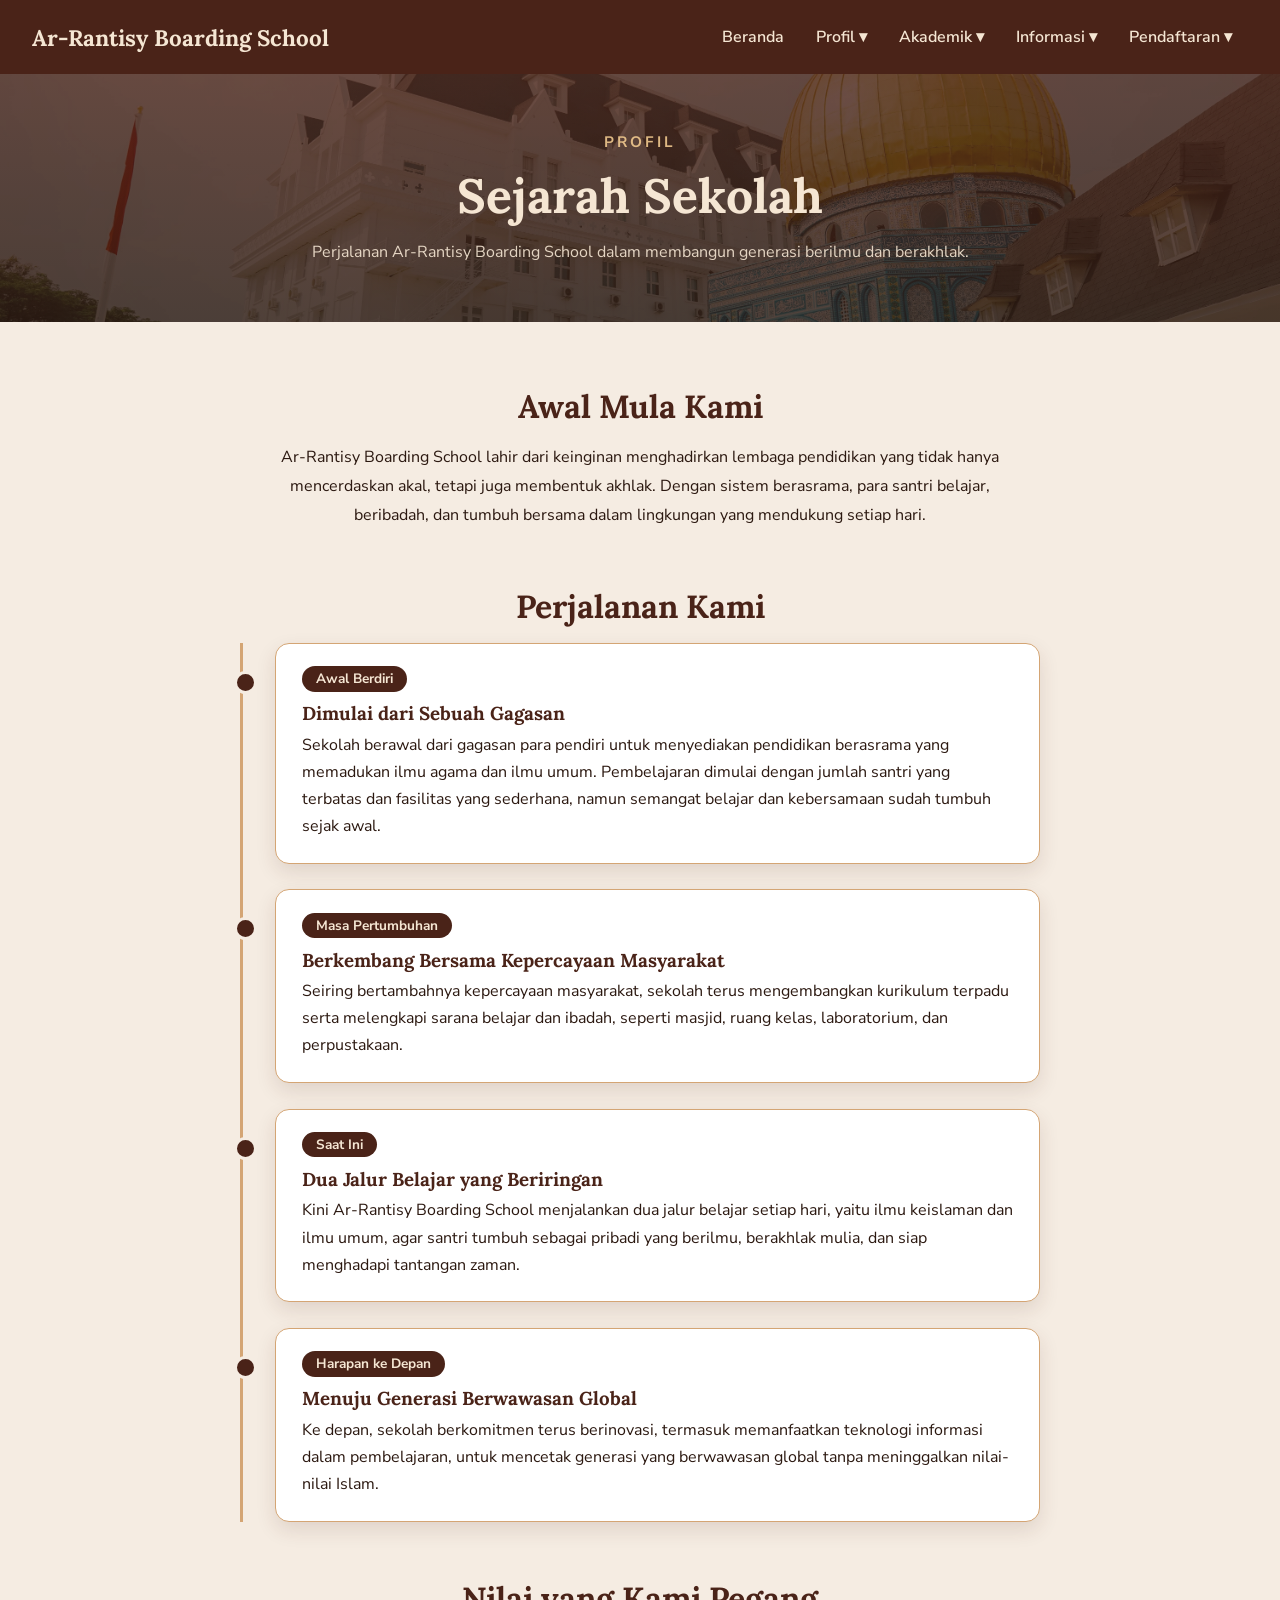
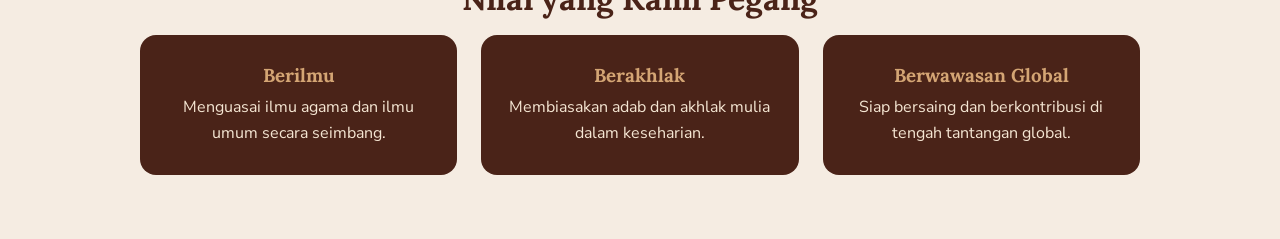
<file: sejarah.html>
<!DOCTYPE html>
<html lang="en">
<head>
  <meta charset="UTF-8">
  <meta name="viewport" content="width=device-width, initial-scale=1">
  <title>Sejarah - Ar-Rantisy Boarding School</title>
  <link rel="preconnect" href="https://fonts.googleapis.com">
  <link rel="preconnect" href="https://fonts.gstatic.com" crossorigin>
  <link href="https://fonts.googleapis.com/css2?family=Lora:wght@500;700&family=Nunito+Sans:wght@400;600;700&display=swap" rel="stylesheet">
  <link rel="stylesheet" href="style.css">
</head>
<body>

  <header class="header">
    <a href="index.html" class="logo">Ar-Rantisy Boarding School</a>
    <input type="checkbox" id="menu-toggle" aria-label="Buka menu">
    <label for="menu-toggle" class="burger">☰</label>

    <nav>
      <ul class="menu">
        
        <li><a href="index.html">Beranda</a></li>

        <li class="dropdown">
          <a href="sejarah.html">Profil</a>
          <ul class="submenu">
            <li><a href="sejarah.html">Sejarah</a></li>
            <li><a href="visi-misi.html">Visi dan Misi</a></li>
          </ul>
        </li>

        <li class="dropdown">
          <a href="kurikulum.html">Akademik</a>
          <ul class="submenu">
            <li><a href="kurikulum.html">Kurikulum</a></li>
            <li><a href="program-unggulan.html">Program Unggulan</a></li>
            <li><a href="jenjang-pendidikan.html">Jenjang Pendidikan</a></li>
            <li><a href="fasilitas.html">Fasilitas</a></li>
          </ul>
        </li>

        <li class="dropdown">
          <a href="berita-kegiatan.html">Informasi</a>
          <ul class="submenu">
            <li><a href="berita-kegiatan.html">Berita Kegiatan</a></li>
            <li><a href="galeri-foto.html">Galeri Foto</a></li>
          </ul>
        </li>

        <li class="dropdown">
          <a href="informasi_pendaftaran.html">Pendaftaran</a>
          <ul class="submenu">
            <li><a href="informasi-_endaftaran.html">Informasi Pendaftaran</a></li>
            <li><a href="form-pendaftaran.html">Form Pendaftaran</a></li>
            <li><a href="kontak.html">Kontak</a></li>
          </ul>
        </li>

      </ul>
    </nav>
  </header>

  <main>

    <section class="page-hero">
      <div class="wrap">
        <p class="kicker">Profil</p>
        <h1>Sejarah Sekolah</h1>
        <p>Perjalanan Ar-Rantisy Boarding School dalam membangun generasi berilmu dan berakhlak.</p>
      </div>
    </section>

    <section class="sejarah">
      <div class="wrap">

        <div class="sejarah-intro">
          <h2>Awal Mula Kami</h2>
          <p>Ar-Rantisy Boarding School lahir dari keinginan menghadirkan lembaga pendidikan yang tidak hanya mencerdaskan akal, tetapi juga membentuk akhlak. Dengan sistem berasrama, para santri belajar, beribadah, dan tumbuh bersama dalam lingkungan yang mendukung setiap hari.</p>
        </div>

        <h2>Perjalanan Kami</h2>
        <div class="timeline">

          <div class="tl-item">
            <span class="tl-label">Awal Berdiri</span>
            <h3>Dimulai dari Sebuah Gagasan</h3>
            <p>Sekolah berawal dari gagasan para pendiri untuk menyediakan pendidikan berasrama yang memadukan ilmu agama dan ilmu umum. Pembelajaran dimulai dengan jumlah santri yang terbatas dan fasilitas yang sederhana, namun semangat belajar dan kebersamaan sudah tumbuh sejak awal.</p>
          </div>

          <div class="tl-item">
            <span class="tl-label">Masa Pertumbuhan</span>
            <h3>Berkembang Bersama Kepercayaan Masyarakat</h3>
            <p>Seiring bertambahnya kepercayaan masyarakat, sekolah terus mengembangkan kurikulum terpadu serta melengkapi sarana belajar dan ibadah, seperti masjid, ruang kelas, laboratorium, dan perpustakaan.</p>
          </div>

          <div class="tl-item">
            <span class="tl-label">Saat Ini</span>
            <h3>Dua Jalur Belajar yang Beriringan</h3>
            <p>Kini Ar-Rantisy Boarding School menjalankan dua jalur belajar setiap hari, yaitu ilmu keislaman dan ilmu umum, agar santri tumbuh sebagai pribadi yang berilmu, berakhlak mulia, dan siap menghadapi tantangan zaman.</p>
          </div>

          <div class="tl-item">
            <span class="tl-label">Harapan ke Depan</span>
            <h3>Menuju Generasi Berwawasan Global</h3>
            <p>Ke depan, sekolah berkomitmen terus berinovasi, termasuk memanfaatkan teknologi informasi dalam pembelajaran, untuk mencetak generasi yang berwawasan global tanpa meninggalkan nilai-nilai Islam.</p>
          </div>

        </div>

        <h2>Nilai yang Kami Pegang</h2>
        <div class="nilai">
          <div class="nilai-card">
            <h3>Berilmu</h3>
            <p>Menguasai ilmu agama dan ilmu umum secara seimbang.</p>
          </div>
          <div class="nilai-card">
            <h3>Berakhlak</h3>
            <p>Membiasakan adab dan akhlak mulia dalam keseharian.</p>
          </div>
          <div class="nilai-card">
            <h3>Berwawasan Global</h3>
            <p>Siap bersaing dan berkontribusi di tengah tantangan global.</p>
          </div>
        </div>

      </div>
    </section>

  </main>

</body>
</html>
</file>
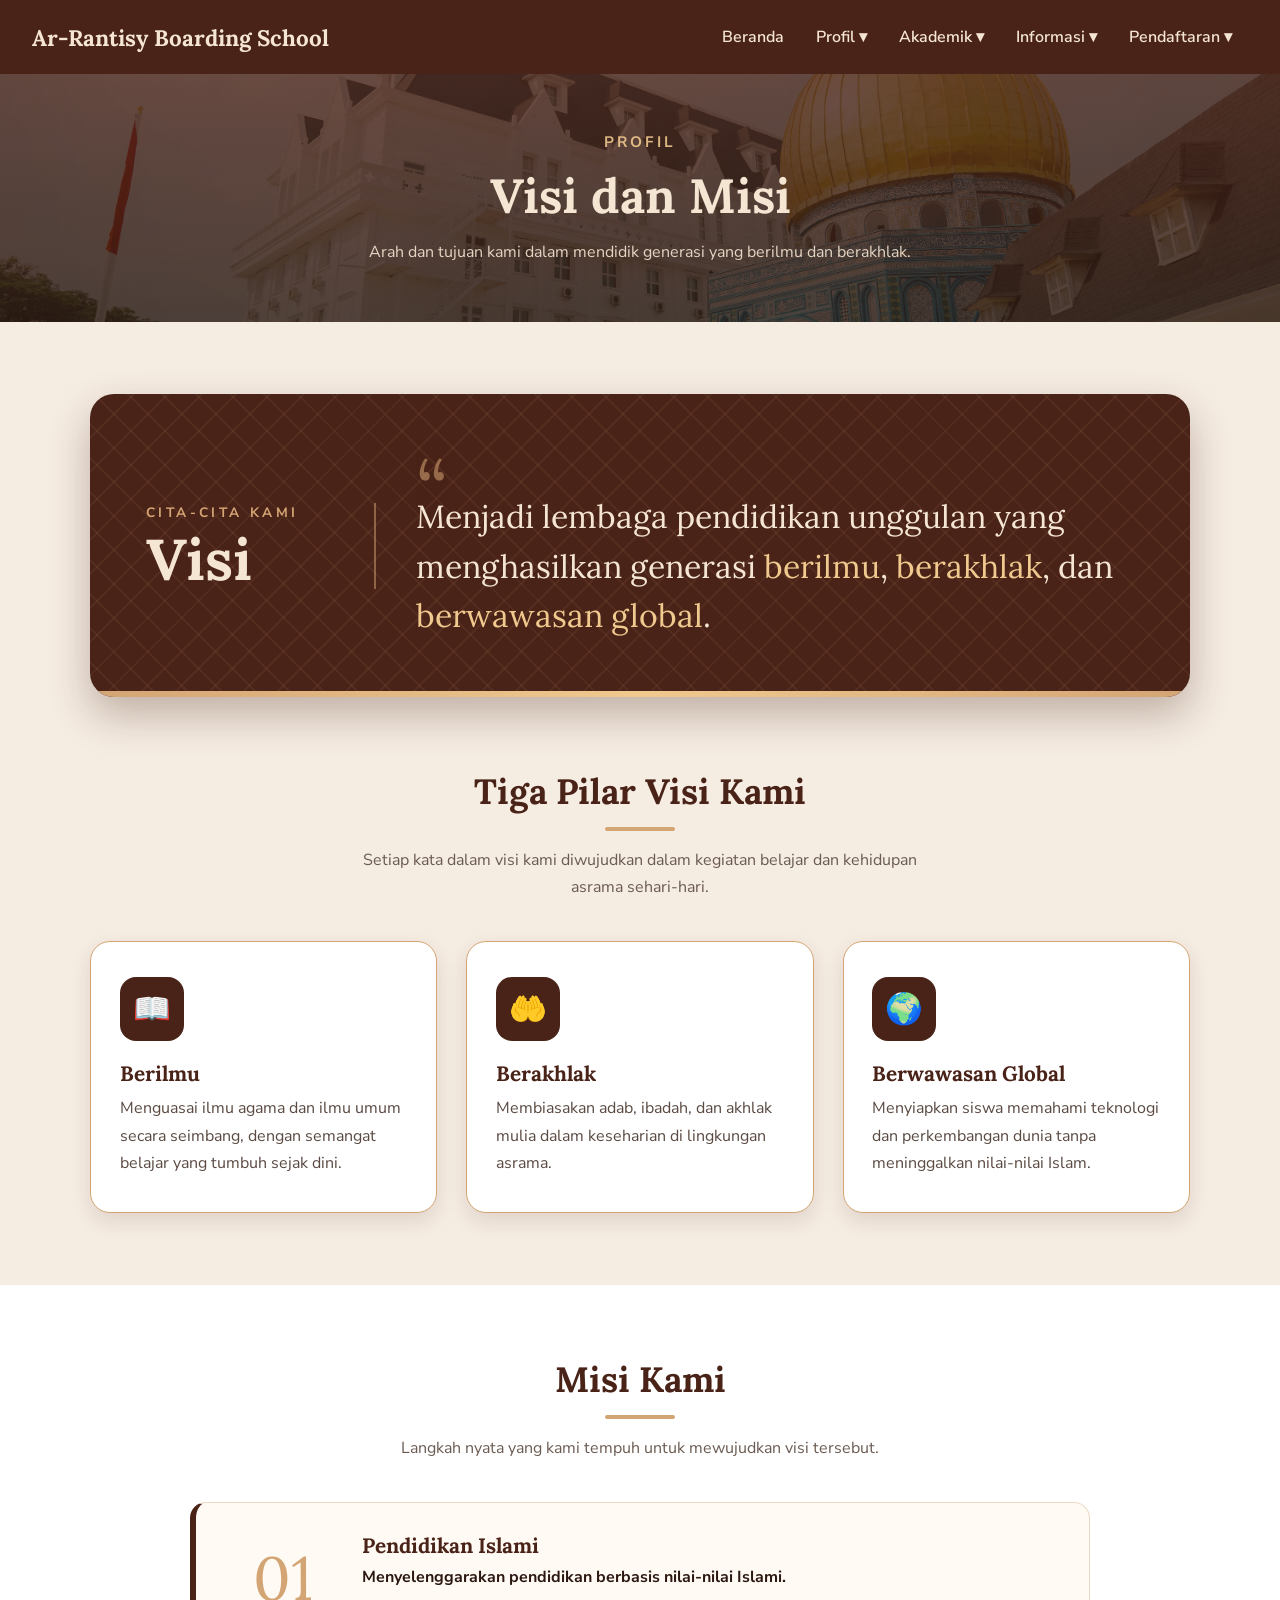
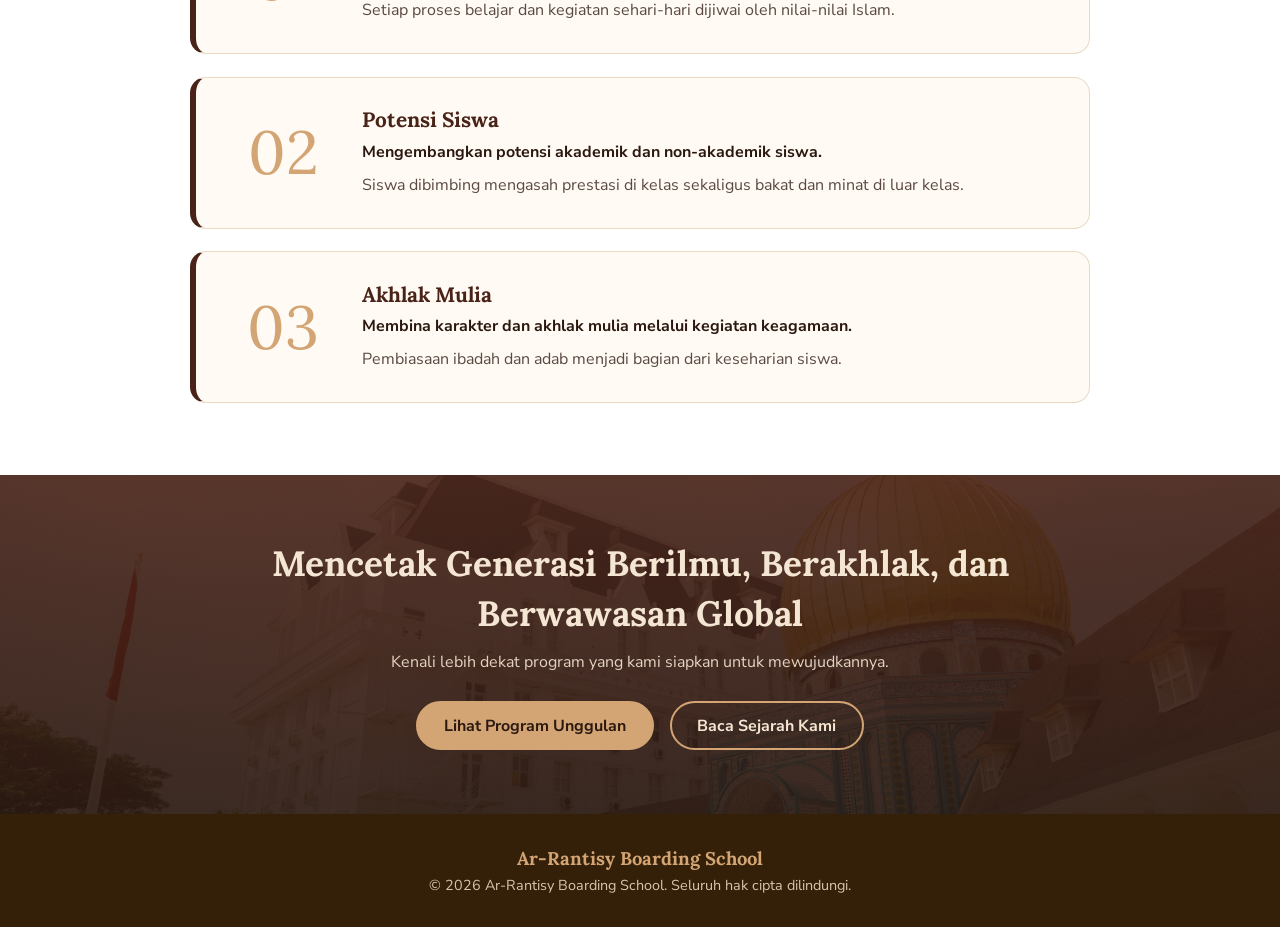
<file: visi-misi.html>
<!DOCTYPE html>
<html lang="en">
<head>
  <meta charset="UTF-8">
  <meta name="viewport" content="width=device-width, initial-scale=1">
  <title>Visi dan Misi - Ar-Rantisy Boarding School</title>
  <link rel="preconnect" href="https://fonts.googleapis.com">
  <link rel="preconnect" href="https://fonts.gstatic.com" crossorigin>
  <link href="https://fonts.googleapis.com/css2?family=Lora:wght@500;700&family=Nunito+Sans:wght@400;600;700&display=swap" rel="stylesheet">
  <link rel="stylesheet" href="style.css">
</head>
<body>

  <header class="header">
    <a href="index.html" class="logo">Ar-Rantisy Boarding School</a>
    <input type="checkbox" id="menu-toggle" aria-label="Buka menu">
    <label for="menu-toggle" class="burger">☰</label>

    <nav>
      <ul class="menu">

        <li><a href="index.html">Beranda</a></li>

        <li class="dropdown">
          <a href="sejarah.html">Profil</a>
          <ul class="submenu">
            <li><a href="sejarah.html">Sejarah</a></li>
            <li><a href="visi-misi.html">Visi dan Misi</a></li>
          </ul>
        </li>

        <li class="dropdown">
          <a href="kurikulum.html">Akademik</a>
          <ul class="submenu">
            <li><a href="kurikulum.html">Kurikulum</a></li>
            <li><a href="program-unggulan.html">Program Unggulan</a></li>
            <li><a href="jenjang-pendidikan.html">Jenjang Pendidikan</a></li>
            <li><a href="fasilitas.html">Fasilitas</a></li>
          </ul>
        </li>

        <li class="dropdown">
          <a href="berita-kegiatan.html">Informasi</a>
          <ul class="submenu">
            <li><a href="berita-kegiatan.html">Berita Kegiatan</a></li>
            <li><a href="galeri-foto.html">Galeri Foto</a></li>
          </ul>
        </li>

        <li class="dropdown">
          <a href="informasi_pendaftaran.html">Pendaftaran</a>
          <ul class="submenu">
            <li><a href="informasi_pendaftaran.html">Informasi Pendaftaran</a></li>
            <li><a href="form-pendaftaran.html">Form Pendaftaran</a></li>
            <li><a href="kontak.html">Kontak</a></li>
          </ul>
        </li>

      </ul>
    </nav>
  </header>

  <main>

    <section class="page-hero">
      <div class="wrap">
        <p class="kicker">Profil</p>
        <h1>Visi dan Misi</h1>
        <p>Arah dan tujuan kami dalam mendidik generasi yang berilmu dan berakhlak.</p>
      </div>
    </section>

    <section class="vm-visi">
      <div class="wrap">
        <div class="vm-visi-box">
          <div class="vm-visi-kiri">
            <span class="vm-label">Cita-cita Kami</span>
            <h2>Visi</h2>
          </div>
          <div class="vm-visi-teks">
            <span class="vm-quote">&ldquo;</span>
            Menjadi lembaga pendidikan unggulan yang menghasilkan generasi <span class="sorot">berilmu</span>, <span class="sorot">berakhlak</span>, dan <span class="sorot">berwawasan global</span>.
          </div>
        </div>
      </div>
    </section>

    <section class="vm-makna">
      <div class="wrap">
        <h2 class="vm-judul">Tiga Pilar Visi Kami</h2>
        <p class="vm-sub">Setiap kata dalam visi kami diwujudkan dalam kegiatan belajar dan kehidupan asrama sehari-hari.</p>

        <div class="vm-grid">
          <div class="vm-pilar">
            <div class="vm-ikon">📖</div>
            <h3>Berilmu</h3>
            <p>Menguasai ilmu agama dan ilmu umum secara seimbang, dengan semangat belajar yang tumbuh sejak dini.</p>
          </div>
          <div class="vm-pilar">
            <div class="vm-ikon">🤲</div>
            <h3>Berakhlak</h3>
            <p>Membiasakan adab, ibadah, dan akhlak mulia dalam keseharian di lingkungan asrama.</p>
          </div>
          <div class="vm-pilar">
            <div class="vm-ikon">🌍</div>
            <h3>Berwawasan Global</h3>
            <p>Menyiapkan siswa memahami teknologi dan perkembangan dunia tanpa meninggalkan nilai-nilai Islam.</p>
          </div>
        </div>
      </div>
    </section>

    <section class="vm-misi">
      <div class="wrap">
        <h2 class="vm-judul">Misi Kami</h2>
        <p class="vm-sub">Langkah nyata yang kami tempuh untuk mewujudkan visi tersebut.</p>

        <div class="vm-daftar">

          <div class="vm-row">
            <div class="vm-no">01</div>
            <div>
              <h3>Pendidikan Islami</h3>
              <p class="vm-misi-teks">Menyelenggarakan pendidikan berbasis nilai-nilai Islami.</p>
              <p class="vm-desc">Setiap proses belajar dan kegiatan sehari-hari dijiwai oleh nilai-nilai Islam.</p>
            </div>
          </div>

          <div class="vm-row">
            <div class="vm-no">02</div>
            <div>
              <h3>Potensi Siswa</h3>
              <p class="vm-misi-teks">Mengembangkan potensi akademik dan non-akademik siswa.</p>
              <p class="vm-desc">Siswa dibimbing mengasah prestasi di kelas sekaligus bakat dan minat di luar kelas.</p>
            </div>
          </div>

          <div class="vm-row">
            <div class="vm-no">03</div>
            <div>
              <h3>Akhlak Mulia</h3>
              <p class="vm-misi-teks">Membina karakter dan akhlak mulia melalui kegiatan keagamaan.</p>
              <p class="vm-desc">Pembiasaan ibadah dan adab menjadi bagian dari keseharian siswa.</p>
            </div>
          </div>

        </div>
      </div>
    </section>

    <section class="vm-penutup">
      <div class="wrap">
        <h2>Mencetak Generasi Berilmu, Berakhlak, dan Berwawasan Global</h2>
        <p>Kenali lebih dekat program yang kami siapkan untuk mewujudkannya.</p>
        <div class="btns">
          <a href="program-unggulan.html" class="btn gold">Lihat Program Unggulan</a>
          <a href="sejarah.html" class="btn">Baca Sejarah Kami</a>
        </div>
      </div>
    </section>

  </main>

  <footer class="footer">
    <strong>Ar-Rantisy Boarding School</strong>
    <span>&copy; 2026 Ar-Rantisy Boarding School. Seluruh hak cipta dilindungi.</span>
  </footer>

</body>
</html>
</file>
<file: style.css>
* { margin: 0; padding: 0; box-sizing: border-box; }

body { font-family: 'Nunito Sans', sans-serif; }

/* ===== HEADER (punyamu + 2 baris tambahan) ===== */
.header {
  display: flex;
  justify-content: space-between;
  align-items: center;
  flex-wrap: wrap;
  gap: 0.8rem;
  padding: 1rem 2rem;
  background: #4a2318;
   color: white;            /* tambahan: teks putih */
  position: sticky;      /* tambahan: acuan posisi menu di HP */
  top:0;
  z-index: 100;
}

/* ===== MENU ===== */
.menu { display: flex; list-style: none; }
.menu li { position: relative; }
.menu a { display: block; padding: 10px 16px; margin-left: 0; font-weight: 600; }
.menu a:hover { color: #c8a165; }
.dropdown > a::after { content: " ▾"; }

/* ===== SUBMENU (muncul saat kursor diarahkan) ===== */
.submenu {
  display: none;
  position: absolute;
  top: 100%;
  left: 0;
  min-width: 200px;
  list-style: none;
  padding: 8px;
  background: #4a2318;
  border-top: 3px solid #341f08;
}
.dropdown:hover .submenu,
.dropdown:focus-within .submenu { display: block; }

/* tombol hamburger disembunyikan di laptop */
#menu-toggle, .burger { display: none; }

/* ===== TAMPILAN HP ===== */
@media (max-width: 820px) {
  .burger { display: block; font-size: 1.7rem; cursor: pointer; }

  /* menu disembunyikan, muncul saat hamburger diklik */
  nav {
    display: none;
    position: absolute;
    top: 100%;
    left: 0;
    right: 0;
    padding: 10px 20px 20px;
    background: #4a2318;
  }
  #menu-toggle:checked ~ nav { display: block; }

  .menu { flex-direction: column; }

  /* submenu langsung tampil, menjorok ke dalam */
  .submenu { display: block; position: static; padding: 0 0 0 16px; border: 0; }
}
.logo {
  font-family: 'Lora', serif;
  font-size: 1.4rem;
  font-weight: 700;
  color: #f5e6d3;
  text-decoration: none;
}

nav a {
  margin-left: 1.5rem;
  color: #f5e6d3;
  text-decoration: none;
  font-weight: 600;
  transition: color 0.2s;
}

nav a:hover { color: #d4a574; }

.hero {
  min-height: 80vh;
  display: flex;
  align-items: center;
  text-align: center;
  padding: 3rem 1.5rem;
  color: #f5e6d3;
  /* lapisan coklat transparan di atas foto = efek pudar */
  background:
    linear-gradient(rgba(74, 35, 24, 0.75), rgba(43, 24, 16, 0.75)),
    url('foto-sekolah.jpg') center / cover no-repeat;
}
 
.wrap {
  max-width: 750px;
  margin: 0 auto;
}
 
.hero h1 {
  font-family: 'Lora', serif;
  font-size: clamp(1.8rem, 5vw, 2.8rem);
  line-height: 1.3;
  margin-bottom: 1rem;
}
 
.hero p {
  margin-bottom: 2rem;
  opacity: 0.9;
}
 
.btns {
  display: flex;
  justify-content: center;
  flex-wrap: wrap;
  gap: 1rem;
}
 
.btn {
  padding: 0.7rem 1.6rem;
  border: 2px solid #d4a574;
  border-radius: 999px;
  color: #f5e6d3;
  text-decoration: none;
  font-weight: 700;
}
 
.btn.gold {
  background: #d4a574;
  color: #2b1810;
}

.profil {
  padding: 4rem 1.5rem;
  background: #f0f0f0;
  color: #2b1810;
}
 
.profil .wrap {
  max-width: 1000px;
  display: grid;
  grid-template-columns: 1.2fr 1fr;   
  gap: 3rem;
  align-items: center;
}
 
.profil h2 {
  font-family: 'Lora', serif;
  font-size: 2rem;
  color: #4a2318;
  margin-bottom: 1rem;
}
 
.profil h3 {
  font-family: 'Lora', serif;
  color: #4a2318;
  margin: 1.5rem 0 0.4rem;
}
 
.profil p,
.profil li {
  line-height: 1.7;
}
 
.profil ul {
  padding-left: 1.2rem;
}
 
.card {
  background: #fff8f0;
  padding: 0.8rem;
  border-radius: 14px;
  border: 1px solid #d4a574;
  box-shadow: 0 8px 20px rgba(74, 35, 24, 0.2);
}
 
.card img {
  display: block;
  width: 100%;
  height: 320px;
  object-fit: cover;
  border-radius: 8px;
}
 




/* ===== GALERI FOTO HORIZONTAL ===== */
.slider {
  display: flex;
  flex-direction: row;
  flex-wrap: nowrap;
  justify-content: flex-start;
  gap: 15px;
  overflow-x: auto;
  overflow-y: hidden;
  width: 100%;
  padding: 15px 0 20px;
  scroll-behavior: smooth;
}

/* CARD FOTO */
.foto-card {
  flex: 0 0 260px;
  width: 260px;
  min-width: 260px;
  background: #fff8f0;
  padding: 12px;
  border-radius: 16px;
  border: 1px solid #d4a574;
  box-shadow: 0 4px 12px rgba(74, 35, 24, 0.15);
  text-align: center;
}

/* GAMBAR */
.foto-card img {
  display: block;
  width: 100%;
  height: 220px;
  object-fit: cover;
  border-radius: 10px;
}

/* KETERANGAN */
.foto-card p {
  margin: 10px 0 3px;
  color: #6f5d52;
  font-size: 14px;
}


/* Scrollbar */
.slider::-webkit-scrollbar {
  height: 8px;
}

.slider::-webkit-scrollbar-thumb {
  background: #b9a69a;
  border-radius: 10px;
}

.hint {
  margin-top: 5px;
  font-size: 0.85rem;
  color: #6f5d52;
  text-align: center;
}



/* ===== GALERI ===== */
.galeri {
  padding: 4rem 1.5rem;
  background: #f5ece2;
}

.galeri .wrap {
  max-width: none;
  width: 100%;
  margin: 0;
  display: block;
}

.galeri h2 {
  font-family: 'Lora', serif;
  color: #4a2318;
  font-size: 2rem;
  margin-bottom: 10px;
}

/* Slider ke samping */
.slider {
  display: flex;
  flex-wrap: nowrap;
  gap: 20px;
  overflow-x: auto;
  overflow-y: hidden;
  padding: 20px 5px;
  scroll-behavior: smooth;
}

/* Card setiap foto */
.foto-card {
  flex: 0 0 260px;
  background: #fff8f0;
  padding: 12px;
  border-radius: 16px;
  border: 1px solid #d4a574;
  box-shadow: 0 4px 12px rgba(74, 35, 24, 0.15);
  text-align: center;
}

/* Foto */
.foto-card img {
  display: block;
  width: 100%;
  height: 220px;
  object-fit: cover;
  border-radius: 10px;
}

/* Keterangan */
.foto-card p {
  margin-top: 10px;
  color: #6f5d52;
  font-size: 14px;
}

.hint {
  text-align: center;
  font-size: 0.85rem;
  color: #6f5d52;
}

/* ===== HALAMAN DALAM ===== */
.halaman {
  padding: 4rem 1.5rem;
  background: #f5ece2;
  color: #2b1810;
  min-height: 60vh;
}

.halaman .wrap {
  max-width: 1000px;
}

.halaman h2 {
  font-family: 'Lora', serif;
  font-size: 2rem;
  color: #4a2318;
  margin-bottom: 1rem;
}

.halaman p {
  line-height: 1.7;
}

/* ===== BANNER HALAMAN ===== */
.page-hero {
  background:
    linear-gradient(rgba(74, 35, 24, 0.8), rgba(43, 24, 16, 0.8)),
    url('foto-sekolah.jpg') center / cover no-repeat;
  color: #f5e6d3;
  text-align: center;
  padding: 3.5rem 1.5rem;
}

.page-hero .wrap {
  max-width: 800px;
}

.page-hero .kicker {
  color: #f0c98f;
  font-size: 0.95rem;
  font-weight: 700;
  letter-spacing: 0.2em;
  text-transform: uppercase;
  margin-bottom: 0.6rem;
}

.page-hero h1 {
  font-family: 'Lora', serif;
  font-size: clamp(2rem, 5vw, 3rem);
  margin-bottom: 0.8rem;
}

.page-hero p {
  line-height: 1.7;
  opacity: 0.9;
}

/* ===== HALAMAN SEJARAH ===== */
.sejarah {
  padding: 4rem 1.5rem;
  background: #f5ece2;
  color: #2b1810;
}

.sejarah .wrap {
  max-width: 1000px;
}

.sejarah h2 {
  font-family: 'Lora', serif;
  font-size: 2rem;
  color: #4a2318;
  margin-bottom: 1rem;
  text-align: center;
}

.sejarah-intro {
  max-width: 760px;
  margin: 0 auto 3.5rem;
  text-align: center;
}

.sejarah-intro p {
  line-height: 1.8;
}

/* garis waktu */
.timeline {
  --gap: 2rem;
  position: relative;
  max-width: 800px;
  margin: 0 auto 3.5rem;
  padding-left: var(--gap);
  border-left: 3px solid #d4a574;
}

.tl-item {
  position: relative;
  background: #ffffff;
  padding: 1.4rem 1.6rem;
  margin-bottom: 1.6rem;
  border: 1px solid #d4a574;
  border-radius: 14px;
  box-shadow: 0 8px 20px rgba(74, 35, 24, 0.12);
}

.tl-item:last-child {
  margin-bottom: 0;
}

.tl-item::before {
  content: "";
  position: absolute;
  top: 1.7rem;
  left: calc(-1 * var(--gap) - 10px);
  width: 17px;
  height: 17px;
  background: #4a2318;
  border: 3px solid #f5ece2;
  border-radius: 50%;
}

.tl-label {
  display: inline-block;
  background: #4a2318;
  color: #f5e6d3;
  padding: 0.2rem 0.9rem;
  border-radius: 999px;
  font-size: 0.85rem;
  font-weight: 700;
  margin-bottom: 0.6rem;
}

.tl-item h3 {
  font-family: 'Lora', serif;
  color: #4a2318;
  margin-bottom: 0.4rem;
}

.tl-item p {
  line-height: 1.7;
}

/* kartu nilai */
.nilai {
  display: grid;
  grid-template-columns: repeat(3, 1fr);
  gap: 1.5rem;
}

.nilai-card {
  background: #4a2318;
  color: #f5e6d3;
  padding: 1.8rem 1.5rem;
  border-radius: 16px;
  text-align: center;
}

.nilai-card h3 {
  font-family: 'Lora', serif;
  color: #d4a574;
  margin-bottom: 0.5rem;
}

.nilai-card p {
  line-height: 1.6;
}

/* HP */
@media (max-width: 768px) {
  .page-hero {
    padding: 3rem 1.5rem;
  }

  .timeline {
    --gap: 1.4rem;
  }

  .nilai {
    grid-template-columns: 1fr;
  }
}

/* ===== Section Informasi Pendaftaran (latar krem) ===== */
.psb {
  background: #f5ece2;
  color: #4a2119;
  padding: 80px 24px;
  font-family: 'Nunito Sans', sans-serif;
  scroll-margin-top: 90px;
}
.psb-container { max-width: 1200px; margin: 0 auto; text-align: center; }

.psb-title { font-family: 'Lora', serif; font-size: 2.6rem; color: #4a2119; margin: 0; }
.psb-year  { font-family: 'Lora', serif; font-size: 1.7rem; color: #a8713a; margin: 10px 0 18px; }
.psb-line  { display: block; width: 80px; height: 4px; background: #d4a574; border-radius: 4px; margin: 0 auto 28px; }
.psb-desc  { max-width: 800px; margin: 0 auto 50px; line-height: 1.9; font-size: 1.05rem; color: #5a4038; }

.psb-steps {
  display: grid;
  grid-template-columns: repeat(4, 1fr);
  gap: 24px;
  text-align: center;
}
.psb-card {
  background: #fff;
  border: 1px solid rgba(212, 165, 116, 0.6);
  border-radius: 20px;
  padding: 32px 24px;
  box-shadow: 0 6px 18px rgba(74, 33, 25, 0.08);
  transition: transform .25s, box-shadow .25s;
}
.psb-card:hover { transform: translateY(-6px); box-shadow: 0 12px 26px rgba(74, 33, 25, 0.15); }
.psb-num {
  width: 70px; height: 70px; margin: 0 auto 18px;
  display: flex; align-items: center; justify-content: center;
  background: #4a2119; color: #f5e6d3;
  font-weight: 800; font-size: 1.5rem;
  border-radius: 50%;
}
.psb-card h3 { font-size: 1.15rem; color: #4a2119; margin: 0 0 10px; }
.psb-card p  { font-size: .95rem; line-height: 1.7; color: #6b5a52; margin: 0; }

.psb-action {
  max-width: 520px;
  margin: 60px 0 0 0;
  text-align: left;
}
.psb-label { color: #a8713a; font-weight: 700; margin: 0 0 8px; font-size: .95rem; }
.psb-date {
  display: inline-block;
  background: #fff;
  border: 1px solid rgba(212, 165, 116, 0.6);
  padding: 18px 26px; border-radius: 16px;
  font-weight: 800; font-size: 1.2rem; color: #4a2119;
  margin-bottom: 22px;
}
.psb-btn {
  display: block; text-align: center; text-decoration: none;
  padding: 18px; border-radius: 16px; font-weight: 800; font-size: 1.05rem;
  margin-bottom: 14px; transition: transform .2s, opacity .2s;
}
.psb-btn:hover { transform: translateY(-2px); opacity: .92; }
.psb-btn-main { background: #4a2119; color: #f5e6d3; }
.psb-btn-wa   { background: transparent; color: #4a2119; border: 2px solid #4a2119; }

/* Responsif */
@media (max-width: 992px) { .psb-steps { grid-template-columns: repeat(2, 1fr); } }
@media (max-width: 576px) {
  .psb-steps { grid-template-columns: 1fr; }
  .psb-title { font-size: 2rem; }
}

/* ===== Halaman Form Pendaftaran ===== */
.reg {
  background: linear-gradient(rgba(58,25,18,.85), rgba(58,25,18,.85)),
              url('foto-sekolah.jpg') center/cover no-repeat;
  min-height: 100vh;
  padding: 60px 24px;
  font-family: 'Nunito Sans', sans-serif;
  color: #f5e6d3;
}
.reg-wrap {
  max-width: 1200px;
  margin: 0 auto;
  display: grid;
  grid-template-columns: 1.3fr 1fr;
  gap: 60px;
  align-items: center;
}

/* ---- Kiri ---- */
.reg-badge {
  display: inline-block;
  padding: 10px 22px;
  border: 1px solid #d4a574;
  border-radius: 999px;
  background: rgba(212, 165, 116, 0.12);
  color: #d4a574;
  font-size: .85rem;
  font-weight: 700;
  letter-spacing: 2px;
  text-transform: uppercase;
  margin-bottom: 28px;
}
.reg-info h1 {
  font-family: 'Lora', serif;
  font-size: 3.2rem;
  line-height: 1.2;
  color: #fff;
  margin: 0 0 24px;
}
.reg-info h1 em { color: #d4a574; font-style: italic; }
.reg-info p { font-size: 1.1rem; line-height: 1.9; color: #ecd5bb; max-width: 620px; }

.reg-stats { display: flex; flex-wrap: wrap; gap: 40px; margin-top: 40px; }
.reg-stats strong { display: block; font-family: 'Lora', serif; font-size: 2.2rem; color: #d4a574; }
.reg-stats span { font-size: .85rem; color: #ecd5bb; letter-spacing: 1px; }

/* ---- Kanan (kartu form) ---- */
.reg-card {
  background: #fff;
  color: #3a1912;
  border-radius: 20px;
  padding: 40px 36px;
  box-shadow: 0 20px 50px rgba(0, 0, 0, 0.35);
}
.reg-card h2 { font-family: 'Lora', serif; text-align: center; font-size: 1.7rem; margin: 0 0 8px; color: #4a2119; }
.reg-sub { text-align: center; color: #6b5a52; font-size: .95rem; line-height: 1.6; margin: 0 0 24px; }

.reg-card label { display: block; font-weight: 700; font-size: .92rem; margin: 16px 0 8px; }
.reg-card label span { color: #c0392b; }

.reg-card input,
.reg-card select {
  width: 100%;
  box-sizing: border-box;
  padding: 16px 18px;
  border: 1px solid #e3d6cc;
  border-radius: 12px;
  background: #faf7f4;
  font-family: inherit;
  font-size: 1rem;
  color: #3a1912;
  transition: border-color .2s, box-shadow .2s;
}
.reg-card input:focus,
.reg-card select:focus {
  outline: none;
  border-color: #d4a574;
  box-shadow: 0 0 0 3px rgba(212, 165, 116, 0.3);
}

.reg-submit {
  width: 100%;
  margin-top: 28px;
  padding: 18px;
  border: none;
  border-radius: 12px;
  background: #4a2119;
  color: #fff;
  font-family: inherit;
  font-weight: 800;
  font-size: 1.05rem;
  cursor: pointer;
  transition: background .2s, transform .2s;
}
.reg-submit:hover { background: #5c2d22; transform: translateY(-2px); }

/* ---- Tombol WhatsApp melayang ---- */
.wa-float {
  position: fixed;
  right: 24px;
  bottom: 24px;
  z-index: 999;
  padding: 16px 26px;
  border-radius: 999px;
  background: #25d366;
  color: #fff;
  font-weight: 700;
  text-decoration: none;
  box-shadow: 0 8px 20px rgba(0, 0, 0, 0.3);
}

/* ---- Responsif ---- */
@media (max-width: 992px) {
  .reg-wrap { grid-template-columns: 1fr; gap: 40px; }
  .reg-info h1 { font-size: 2.4rem; }
}
@media (max-width: 576px) {
  .reg-card { padding: 28px 20px; }
  .reg-stats { gap: 24px; }
}

/* ===== Halaman Kontak (latar krem) ===== */
.kontak {
  background: #f5ece2;
  min-height: 100vh;
  padding: 70px 24px;
  font-family: 'Nunito Sans', sans-serif;
  color: #4a2119;
}
.kontak-container { max-width: 1200px; margin: 0 auto; text-align: center; }

.kontak-title { font-family: 'Lora', serif; font-size: 2.6rem; color: #4a2119; margin: 0 0 12px; }
.kontak-sub   { max-width: 640px; margin: 0 auto 18px; line-height: 1.8; color: #5a4038; }
.kontak-line  { display: block; width: 80px; height: 4px; background: #d4a574; border-radius: 4px; margin: 0 auto 50px; }

/* ---- Kartu info ---- */
.kontak-cards {
  display: grid;
  grid-template-columns: repeat(4, 1fr);
  gap: 24px;
}
.kontak-card {
  background: #fff;
  border: 1px solid rgba(212, 165, 116, 0.6);
  border-radius: 20px;
  padding: 32px 22px;
  box-shadow: 0 6px 18px rgba(74, 33, 25, 0.08);
  transition: transform .25s, box-shadow .25s;
}
.kontak-card:hover { transform: translateY(-6px); box-shadow: 0 12px 26px rgba(74, 33, 25, 0.15); }
.kontak-icon {
  width: 70px; height: 70px; margin: 0 auto 16px;
  display: flex; align-items: center; justify-content: center;
  background: #4a2119; border-radius: 50%;
  font-size: 1.7rem;
}
.kontak-card h3 { font-size: 1.1rem; color: #4a2119; margin: 0 0 8px; }
.kontak-card p  { font-size: .95rem; line-height: 1.7; color: #6b5a52; margin: 0; }

/* ---- Bagian bawah: info samping + form ---- */
.kontak-body {
  display: grid;
  grid-template-columns: 1fr 1.1fr;
  gap: 40px;
  margin-top: 60px;
  text-align: left;
  align-items: start;
}
.kontak-side h2 { font-family: 'Lora', serif; font-size: 1.8rem; color: #4a2119; margin: 0 0 14px; }
.kontak-side h3 { color: #a8713a; margin: 36px 0 14px; font-size: 1rem; letter-spacing: 1px; text-transform: uppercase; }
.kontak-side p  { line-height: 1.8; color: #5a4038; margin: 0 0 24px; }

.kontak-wa {
  display: block; text-align: center; text-decoration: none;
  background: #4a2119; color: #f5e6d3;
  padding: 18px; border-radius: 16px;
  font-weight: 800; font-size: 1.05rem;
  transition: transform .2s, opacity .2s;
}
.kontak-wa:hover { transform: translateY(-2px); opacity: .92; }

.kontak-social { display: flex; flex-wrap: wrap; gap: 12px; }
.kontak-social a {
  text-decoration: none; color: #4a2119;
  padding: 10px 22px; border-radius: 999px;
  border: 2px solid #4a2119;
  background: transparent;
  font-weight: 700; font-size: .9rem;
  transition: background .2s, color .2s;
}
.kontak-social a:hover { background: #4a2119; color: #f5e6d3; }

/* ---- Form (kartu putih) ---- */
.kontak-form {
  background: #fff; color: #3a1912;
  border: 1px solid rgba(212, 165, 116, 0.6);
  border-radius: 20px; padding: 36px;
  box-shadow: 0 16px 40px rgba(74, 33, 25, 0.15);
}
.kontak-form h2 { font-family: 'Lora', serif; color: #4a2119; font-size: 1.6rem; margin: 0 0 8px; }
.kontak-form label { display: block; font-weight: 700; font-size: .92rem; margin: 16px 0 8px; }
.kontak-form label span { color: #c0392b; }
.kontak-form input,
.kontak-form textarea {
  width: 100%; box-sizing: border-box;
  padding: 16px 18px;
  border: 1px solid #e3d6cc; border-radius: 12px;
  background: #faf7f4;
  font-family: inherit; font-size: 1rem; color: #3a1912;
  resize: vertical;
  transition: border-color .2s, box-shadow .2s;
}
.kontak-form input:focus,
.kontak-form textarea:focus {
  outline: none; border-color: #d4a574;
  box-shadow: 0 0 0 3px rgba(212, 165, 116, 0.3);
}
.kontak-submit {
  width: 100%; margin-top: 26px; padding: 18px;
  border: none; border-radius: 12px;
  background: #4a2119; color: #fff;
  font-family: inherit; font-weight: 800; font-size: 1.05rem;
  cursor: pointer; transition: background .2s, transform .2s;
}
.kontak-submit:hover { background: #5c2d22; transform: translateY(-2px); }

/* ---- Responsif ---- */
@media (max-width: 992px) {
  .kontak-cards { grid-template-columns: repeat(2, 1fr); }
  .kontak-body  { grid-template-columns: 1fr; }
}
@media (max-width: 576px) {
  .kontak-cards { grid-template-columns: 1fr; }
  .kontak-title { font-size: 2rem; }
  .kontak-form  { padding: 26px 20px; }
}
/* ===== HALAMAN VISI DAN MISI ===== */

/* --- visi --- */
.vm-visi {
  padding: 4.5rem 1.5rem 3rem;
  background: #f5ece2;
  color: #2b1810;
}

.vm-visi .wrap,
.vm-makna .wrap,
.vm-misi .wrap {
  max-width: 1100px;
}

.vm-visi-box {
  position: relative;
  overflow: hidden;
  display: grid;
  grid-template-columns: 230px 1fr;
  gap: 2.5rem;
  align-items: center;
  padding: 3.5rem;
  border-radius: 24px;
  color: #f5e6d3;
  background-color: #4a2318;
  background-image:
    repeating-linear-gradient(45deg, rgba(212, 165, 116, 0.07) 0 2px, transparent 2px 24px),
    repeating-linear-gradient(-45deg, rgba(212, 165, 116, 0.07) 0 2px, transparent 2px 24px);
  box-shadow: 0 18px 40px rgba(74, 35, 24, 0.3);
  animation: vmUp 0.7s ease backwards;
}

.vm-visi-box::after {
  content: "";
  position: absolute;
  left: 0;
  right: 0;
  bottom: 0;
  height: 6px;
  background: linear-gradient(90deg, #d4a574, #f0c98f, #d4a574);
}

.vm-visi-kiri {
  padding-right: 2rem;
  border-right: 2px solid rgba(212, 165, 116, 0.5);
}

.vm-label {
  display: block;
  margin-bottom: 0.6rem;
  color: #d4a574;
  font-size: 0.85rem;
  font-weight: 700;
  letter-spacing: 0.25em;
  text-transform: uppercase;
}

.vm-visi-kiri h2 {
  font-family: 'Lora', serif;
  font-size: 3.6rem;
  line-height: 1;
  color: #f5e6d3;
}

.vm-visi-teks {
  position: relative;
  font-family: 'Lora', serif;
  font-size: clamp(1.35rem, 2.6vw, 2rem);
  line-height: 1.55;
}

.vm-quote {
  display: block;
  height: 2.6rem;
  margin-bottom: 0;
  font-family: 'Lora', serif;
  font-size: 5rem;
  line-height: 1;
  color: #d4a574;
  opacity: 0.55;
}

.vm-visi-teks span.sorot {
  color: #f0c98f;
}

/* --- makna visi --- */
.vm-makna {
  padding: 1.5rem 1.5rem 4.5rem;
  background: #f5ece2;
}

.vm-judul {
  text-align: center;
  font-family: 'Lora', serif;
  font-size: 2.2rem;
  color: #4a2318;
  margin-bottom: 0.5rem;
}

.vm-judul::after {
  content: "";
  display: block;
  width: 70px;
  height: 4px;
  margin: 0.8rem auto 0;
  background: #d4a574;
  border-radius: 4px;
}

.vm-sub {
  text-align: center;
  color: #6b5b52;
  margin: 1rem auto 2.5rem;
  max-width: 600px;
  line-height: 1.7;
}

.vm-grid {
  display: grid;
  grid-template-columns: repeat(3, 1fr);
  gap: 1.8rem;
}

.vm-pilar {
  background: #ffffff;
  border: 1px solid #d4a574;
  border-radius: 20px;
  padding: 2.2rem 1.8rem;
  box-shadow: 0 8px 20px rgba(74, 35, 24, 0.12);
  transition: transform 0.25s, box-shadow 0.25s;
}

.vm-pilar:hover {
  transform: translateY(-6px);
  box-shadow: 0 14px 28px rgba(74, 35, 24, 0.22);
}

.vm-ikon {
  display: flex;
  align-items: center;
  justify-content: center;
  width: 64px;
  height: 64px;
  margin-bottom: 1.2rem;
  font-size: 1.9rem;
  background: #4a2318;
  border-radius: 16px;
}

.vm-pilar h3 {
  font-family: 'Lora', serif;
  font-size: 1.3rem;
  color: #4a2318;
  margin-bottom: 0.5rem;
}

.vm-pilar p {
  line-height: 1.7;
  color: #5a4a42;
}

/* --- misi --- */
.vm-misi {
  padding: 4.5rem 1.5rem;
  background: #ffffff;
  color: #2b1810;
}

.vm-daftar {
  max-width: 900px;
  margin: 0 auto;
}

.vm-row {
  display: grid;
  grid-template-columns: 110px 1fr;
  gap: 1.5rem;
  align-items: center;
  margin-bottom: 1.4rem;
  padding: 1.8rem 2rem;
  background: #fffaf4;
  border: 1px solid #ead9c4;
  border-left: 6px solid #4a2318;
  border-radius: 16px;
  transition: transform 0.25s, box-shadow 0.25s;
}

.vm-row:last-child {
  margin-bottom: 0;
}

.vm-row:hover {
  transform: translateX(8px);
  box-shadow: 0 10px 24px rgba(74, 35, 24, 0.15);
}

.vm-no {
  font-family: 'Lora', serif;
  font-size: 3.8rem;
  line-height: 1;
  color: #d4a574;
  text-align: center;
}

.vm-row h3 {
  font-family: 'Lora', serif;
  font-size: 1.3rem;
  color: #4a2318;
  margin-bottom: 0.4rem;
}

.vm-misi-teks {
  font-weight: 700;
  line-height: 1.6;
  margin-bottom: 0.4rem;
}

.vm-desc {
  line-height: 1.7;
  color: #5a4a42;
}

/* --- band penutup --- */
.vm-penutup {
  padding: 4rem 1.5rem;
  text-align: center;
  color: #f5e6d3;
  background:
    linear-gradient(rgba(74, 35, 24, 0.9), rgba(43, 24, 16, 0.9)),
    url('foto-sekolah.jpg') center / cover no-repeat;
}

.vm-penutup h2 {
  font-family: 'Lora', serif;
  font-size: clamp(1.5rem, 3.5vw, 2.2rem);
  line-height: 1.4;
  margin-bottom: 0.8rem;
}

.vm-penutup p {
  margin-bottom: 1.8rem;
  opacity: 0.9;
}

/* --- footer (bisa dipakai di semua halaman) --- */
.footer {
  padding: 2rem 1.5rem;
  text-align: center;
  background: #341f08;
  color: #d9c3ab;
  font-size: 0.9rem;
}

.footer strong {
  display: block;
  margin-bottom: 0.3rem;
  font-family: 'Lora', serif;
  font-size: 1.15rem;
  color: #d4a574;
}

@keyframes vmUp {
  from { opacity: 0; transform: translateY(18px); }
  to   { opacity: 1; transform: none; }
}

@media (prefers-reduced-motion: reduce) {
  .vm-visi-box { animation: none; }
}

/* tablet dan HP */
@media (max-width: 900px) {
  .vm-visi-box {
    grid-template-columns: 1fr;
    gap: 1.5rem;
    padding: 2.5rem 1.5rem;
    text-align: center;
  }

  .vm-visi-kiri {
    padding: 0 0 1.2rem;
    border-right: 0;
    border-bottom: 2px solid rgba(212, 165, 116, 0.5);
  }

  .vm-grid {
    grid-template-columns: 1fr;
  }

  .vm-row {
    grid-template-columns: 1fr;
    gap: 0.4rem;
    padding: 1.5rem;
    text-align: center;
  }

  .vm-row:hover {
    transform: translateY(-4px);
  }
}

/* ===== HALAMAN KURIKULUM ===== */
.kr-pilar {
  padding: 5rem 1.5rem 5.5rem;
  color: #f5e6d3;
  background: radial-gradient(ellipse at top left, #6b3422 0%, #3a1d12 45%, #2b1810 100%);
}

.kr-pilar .wrap {
  max-width: 1150px;
}

.kr-eyebrow {
  display: flex;
  align-items: center;
  justify-content: center;
  gap: 1rem;
  margin-bottom: 1.2rem;
  color: #d4a574;
  font-size: 0.85rem;
  font-weight: 700;
  letter-spacing: 0.25em;
  text-transform: uppercase;
}

.kr-eyebrow::before,
.kr-eyebrow::after {
  content: "";
  width: 60px;
  height: 2px;
  background: #d4a574;
}

.kr-judul {
  text-align: center;
  font-family: 'Lora', serif;
  font-size: clamp(2rem, 5vw, 3.4rem);
  line-height: 1.2;
  color: #f5e6d3;
}

.kr-judul em {
  display: block;
  color: #d4a574;
  font-style: italic;
}

.kr-lead {
  max-width: 660px;
  margin: 1.4rem auto 1.4rem;
  text-align: center;
  line-height: 1.8;
  color: #d9c3ab;
}

.kr-legend {
  display: flex;
  justify-content: center;
  flex-wrap: wrap;
  gap: 1.6rem;
  margin-bottom: 3rem;
  font-size: 0.9rem;
  color: #d9c3ab;
}

.kr-legend span::before {
  content: "";
  display: inline-block;
  width: 12px;
  height: 12px;
  margin-right: 0.5rem;
  border-radius: 3px;
  vertical-align: -1px;
}

.kr-legend .islam::before { background: #d4a574; }
.kr-legend .umum::before  { background: #f5e6d3; }

/* kartu pilar */
.kr-grid {
  display: grid;
  grid-template-columns: repeat(4, 1fr);
  gap: 1.5rem;
}

.kr-card {
  background: #fff8f0;
  color: #2b1810;
  padding: 2.2rem 1.6rem 2rem;
  border-bottom: 5px solid #d4a574;
  border-radius: 20px;
  text-align: center;
  box-shadow: 0 12px 28px rgba(0, 0, 0, 0.3);
  transition: transform 0.25s, box-shadow 0.25s;
  animation: krUp 0.7s ease backwards;
}

.kr-card:nth-child(2) { animation-delay: 0.08s; }
.kr-card:nth-child(3) { animation-delay: 0.16s; }
.kr-card:nth-child(4) { animation-delay: 0.24s; }
.kr-card:nth-child(5) { animation-delay: 0.32s; }
.kr-card:nth-child(6) { animation-delay: 0.40s; }
.kr-card:nth-child(7) { animation-delay: 0.48s; }
.kr-card:nth-child(8) { animation-delay: 0.56s; }

.kr-card:hover {
  transform: translateY(-8px);
  box-shadow: 0 18px 36px rgba(0, 0, 0, 0.4);
}

.kr-no {
  display: block;
  margin-bottom: 0.7rem;
  font-family: 'Lora', serif;
  font-size: 3rem;
  line-height: 1;
  color: #d4a574;
  opacity: 0.55;
}

.kr-ikon {
  display: flex;
  align-items: center;
  justify-content: center;
  width: 68px;
  height: 68px;
  margin: 0 auto 1.1rem;
  font-size: 2rem;
  background: #4a2318;
  border-radius: 18px;
}

.kr-card h3 {
  margin-bottom: 0.6rem;
  font-family: 'Lora', serif;
  font-size: 1.25rem;
  line-height: 1.3;
  color: #4a2318;
}

.kr-tag {
  display: inline-block;
  margin-bottom: 0.9rem;
  padding: 0.15rem 0.8rem;
  border-radius: 999px;
  font-size: 0.75rem;
  font-weight: 700;
  letter-spacing: 0.04em;
}

.kr-tag.islam {
  background: #4a2318;
  color: #f0c98f;
}

.kr-tag.umum {
  background: #f5e6d3;
  color: #4a2318;
  border: 1px solid #d4a574;
}

.kr-card p {
  font-size: 0.96rem;
  line-height: 1.7;
  color: #5a4a42;
}

@keyframes krUp {
  from { opacity: 0; transform: translateY(18px); }
  to   { opacity: 1; transform: none; }
}

@media (prefers-reduced-motion: reduce) {
  .kr-card { animation: none; }
}

/* tablet: 2 kolom */
@media (max-width: 1000px) {
  .kr-grid {
    grid-template-columns: repeat(2, 1fr);
  }
}

/* HP: 1 kolom */
@media (max-width: 600px) {
  .kr-grid {
    grid-template-columns: 1fr;
  }

  .kr-eyebrow::before,
  .kr-eyebrow::after {
    width: 30px;
  }
}

/* ===== HALAMAN PROGRAM UNGGULAN ===== */
.pu-section {
  padding: 4.5rem 1.5rem 5rem;
  background: #f5ece2;
  color: #2b1810;
}

.pu-section .wrap {
  max-width: 1150px;
}

.pu-head {
  max-width: 680px;
  margin: 0 auto 3rem;
  text-align: center;
}

.pu-eyebrow {
  display: flex;
  align-items: center;
  justify-content: center;
  gap: 1rem;
  margin-bottom: 0.9rem;
  color: #a8743f;
  font-size: 0.85rem;
  font-weight: 700;
  letter-spacing: 0.25em;
  text-transform: uppercase;
}

.pu-eyebrow::before,
.pu-eyebrow::after {
  content: "";
  width: 50px;
  height: 2px;
  background: #d4a574;
}

.pu-head h2 {
  font-family: 'Lora', serif;
  font-size: clamp(1.9rem, 4vw, 2.8rem);
  line-height: 1.25;
  color: #4a2318;
}

.pu-head h2 em {
  color: #a8743f;
}

.pu-head p {
  margin-top: 1rem;
  line-height: 1.8;
  color: #6b5b52;
}

/* program andalan */
.pu-featured {
  position: relative;
  overflow: hidden;
  display: grid;
  grid-template-columns: 280px 1fr;
  gap: 3rem;
  align-items: center;
  margin-bottom: 2.5rem;
  padding: 3rem;
  border-radius: 24px;
  color: #f5e6d3;
  background-color: #4a2318;
  background-image:
    repeating-linear-gradient(45deg, rgba(212, 165, 116, 0.07) 0 2px, transparent 2px 24px),
    repeating-linear-gradient(-45deg, rgba(212, 165, 116, 0.07) 0 2px, transparent 2px 24px);
  box-shadow: 0 18px 40px rgba(74, 35, 24, 0.3);
}

.pu-featured::after {
  content: "";
  position: absolute;
  left: 0;
  right: 0;
  bottom: 0;
  height: 6px;
  background: linear-gradient(90deg, #d4a574, #f0c98f, #d4a574);
}

.pu-feat-ikon {
  display: flex;
  align-items: center;
  justify-content: center;
  height: 240px;
  font-size: 6.5rem;
  border-radius: 20px;
  background: linear-gradient(145deg, #f6e0b5, #d4a574 55%, #a87843);
  box-shadow: inset 0 0 0 6px rgba(74, 35, 24, 0.12);
}

.pu-badge {
  display: inline-block;
  margin-bottom: 0.9rem;
  padding: 0.25rem 1rem;
  border: 1px solid #d4a574;
  border-radius: 999px;
  color: #f0c98f;
  font-size: 0.8rem;
  font-weight: 700;
  letter-spacing: 0.12em;
  text-transform: uppercase;
}

.pu-featured h3 {
  margin-bottom: 0.8rem;
  font-family: 'Lora', serif;
  font-size: clamp(1.6rem, 3vw, 2.3rem);
  line-height: 1.25;
  color: #f5e6d3;
}

.pu-featured p {
  line-height: 1.8;
  color: #e4d2bc;
}

.pu-chips {
  display: flex;
  flex-wrap: wrap;
  gap: 0.6rem;
  margin-top: 1.4rem;
}

.pu-chips span {
  padding: 0.35rem 1rem;
  border-radius: 999px;
  background: rgba(212, 165, 116, 0.18);
  border: 1px solid rgba(212, 165, 116, 0.5);
  font-size: 0.9rem;
  color: #f5e6d3;
}

/* kartu program */
.pu-grid {
  display: grid;
  grid-template-columns: repeat(3, 1fr);
  gap: 1.8rem;
}

.pu-card {
  position: relative;
  overflow: hidden;
  padding: 2.2rem 1.8rem 2rem;
  background: #ffffff;
  border: 1px solid #ead9c4;
  border-radius: 20px;
  box-shadow: 0 8px 20px rgba(74, 35, 24, 0.1);
  transition: transform 0.25s, box-shadow 0.25s;
  animation: puUp 0.7s ease backwards;
}

.pu-card::before {
  content: "";
  position: absolute;
  top: 0;
  left: 0;
  right: 0;
  height: 5px;
  background: linear-gradient(90deg, #4a2318, #d4a574);
}

.pu-card:nth-child(2) { animation-delay: 0.08s; }
.pu-card:nth-child(3) { animation-delay: 0.16s; }
.pu-card:nth-child(4) { animation-delay: 0.24s; }
.pu-card:nth-child(5) { animation-delay: 0.32s; }
.pu-card:nth-child(6) { animation-delay: 0.40s; }

.pu-card:hover {
  transform: translateY(-8px);
  box-shadow: 0 16px 32px rgba(74, 35, 24, 0.2);
}

.pu-no {
  position: absolute;
  top: 1.2rem;
  right: 1.4rem;
  font-family: 'Lora', serif;
  font-size: 2.6rem;
  line-height: 1;
  color: #d4a574;
  opacity: 0.45;
}

.pu-ikon {
  display: flex;
  align-items: center;
  justify-content: center;
  width: 68px;
  height: 68px;
  margin-bottom: 1.2rem;
  font-size: 2rem;
  background: #4a2318;
  border-radius: 18px;
}

.pu-card h3 {
  margin-bottom: 0.5rem;
  font-family: 'Lora', serif;
  font-size: 1.3rem;
  color: #4a2318;
}

.pu-card > p {
  margin-bottom: 1.1rem;
  line-height: 1.7;
  color: #5a4a42;
}

.pu-list {
  list-style: none;
  padding-top: 1rem;
  border-top: 1px dashed #d4a574;
}

.pu-list li {
  position: relative;
  padding: 0.3rem 0 0.3rem 1.4rem;
  font-size: 0.95rem;
  color: #3b2a22;
}

.pu-list li::before {
  content: "";
  position: absolute;
  left: 0;
  top: 0.8rem;
  width: 8px;
  height: 8px;
  background: #d4a574;
}

@keyframes puUp {
  from { opacity: 0; transform: translateY(18px); }
  to   { opacity: 1; transform: none; }
}

@media (prefers-reduced-motion: reduce) {
  .pu-card { animation: none; }
}

/* tablet */
@media (max-width: 1000px) {
  .pu-grid {
    grid-template-columns: repeat(2, 1fr);
  }

  .pu-featured {
    grid-template-columns: 1fr;
    gap: 1.8rem;
    padding: 2.4rem 1.8rem;
    text-align: center;
  }

  .pu-feat-ikon {
    height: 160px;
    font-size: 4.5rem;
  }

  .pu-chips {
    justify-content: center;
  }
}

/* HP */
@media (max-width: 600px) {
  .pu-grid {
    grid-template-columns: 1fr;
  }

  .pu-eyebrow::before,
  .pu-eyebrow::after {
    width: 28px;
  }
}
</file>
